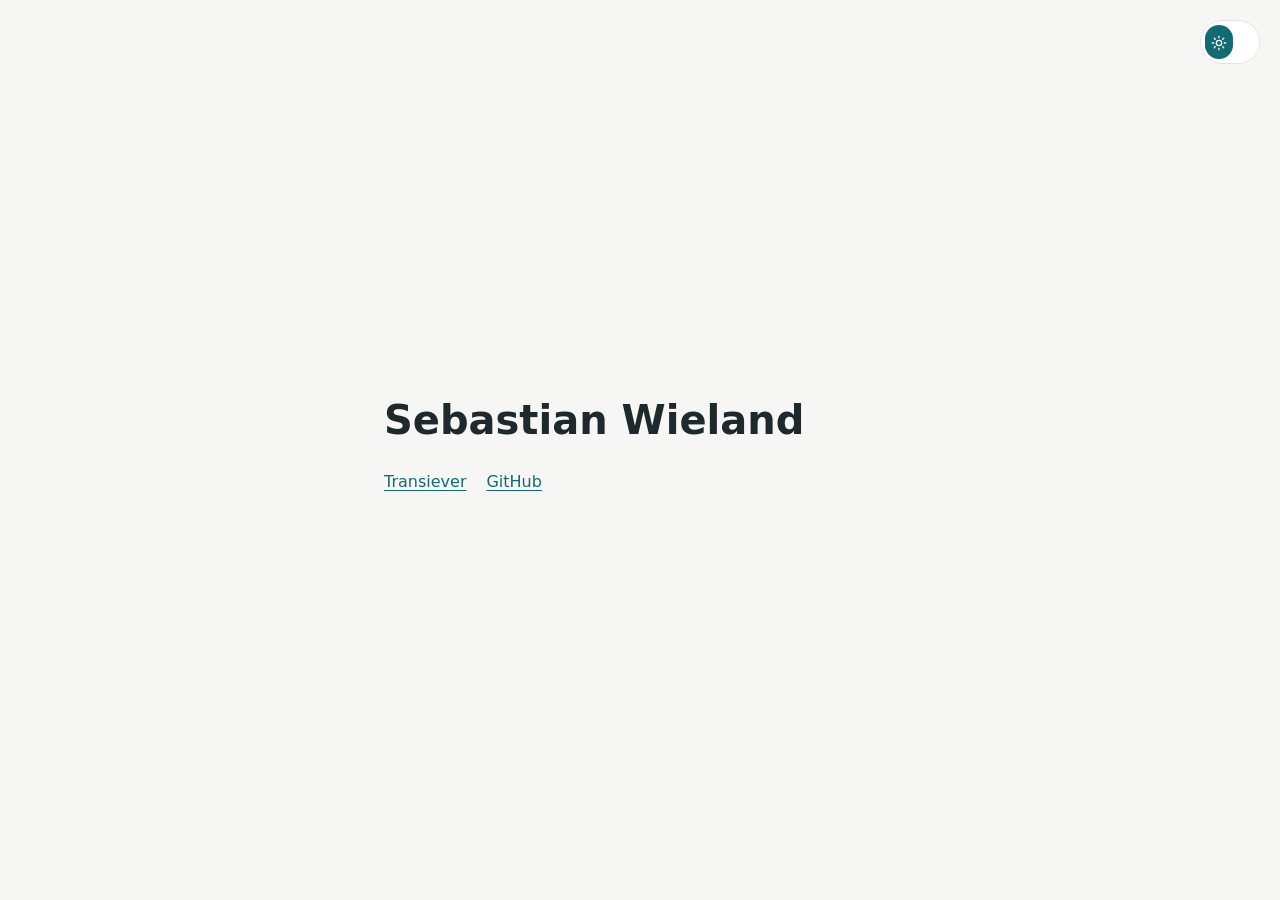
<file: index.html>
<!doctype html>
<html lang="en">
<head>
  <meta charset="utf-8">
  <meta name="viewport" content="width=device-width, initial-scale=1">
  <title>Sebastian Wieland</title>
  <meta name="description" content="Open-source projects by Sebastian Wieland, including Transiever Sieve and ManageSieve tools.">
  <link rel="canonical" href="https://sewieland.github.io/">
  <link rel="icon" href="/assets/favicon.svg" type="image/svg+xml">
  <meta property="og:type" content="website">
  <meta property="og:title" content="Sebastian Wieland">
  <meta property="og:description" content="Open-source projects by Sebastian Wieland, including Transiever Sieve and ManageSieve tools.">
  <meta property="og:url" content="https://sewieland.github.io/">
  <meta property="og:image" content="https://sewieland.github.io/assets/transiever-social.png">
  <meta property="og:image:alt" content="Transiever: Sieve and ManageSieve tools">
  <meta name="twitter:card" content="summary_large_image">
  <script type="application/ld+json">
    {"@context":"https://schema.org","@type":"Person","name":"Sebastian Wieland","url":"https://sewieland.github.io/","sameAs":["https://github.com/SeWieland"]}
  </script>
  <script src="/theme.js"></script>
  <link rel="stylesheet" href="/styles.css">
</head>
<body class="home">
  <main class="home-page">
    <button class="theme-toggle home-theme-toggle" type="button" aria-label="Dark mode" aria-pressed="false" hidden>
      <svg class="theme-icon theme-icon-sun" aria-hidden="true" viewBox="0 0 24 24" fill="none" stroke="currentColor" stroke-width="2" stroke-linecap="round">
        <circle cx="12" cy="12" r="4"></circle>
        <path d="M12 2v2M12 20v2M4.93 4.93l1.41 1.41M17.66 17.66l1.41 1.41M2 12h2M20 12h2M4.93 19.07l1.41-1.41M17.66 6.34l1.41-1.41"></path>
      </svg>
      <svg class="theme-icon theme-icon-moon" aria-hidden="true" viewBox="0 0 24 24" fill="none" stroke="currentColor" stroke-width="2" stroke-linecap="round">
        <path d="M20.5 14.5A8.5 8.5 0 0 1 9.5 3.5 8.5 8.5 0 1 0 20.5 14.5Z"></path>
      </svg>
    </button>
    <h1>Sebastian Wieland</h1>
    <nav aria-label="Projects and profiles">
      <a href="/transiever/">Transiever</a>
      <a href="https://github.com/SeWieland">GitHub</a>
    </nav>
  </main>
</body>
</html>
</file>
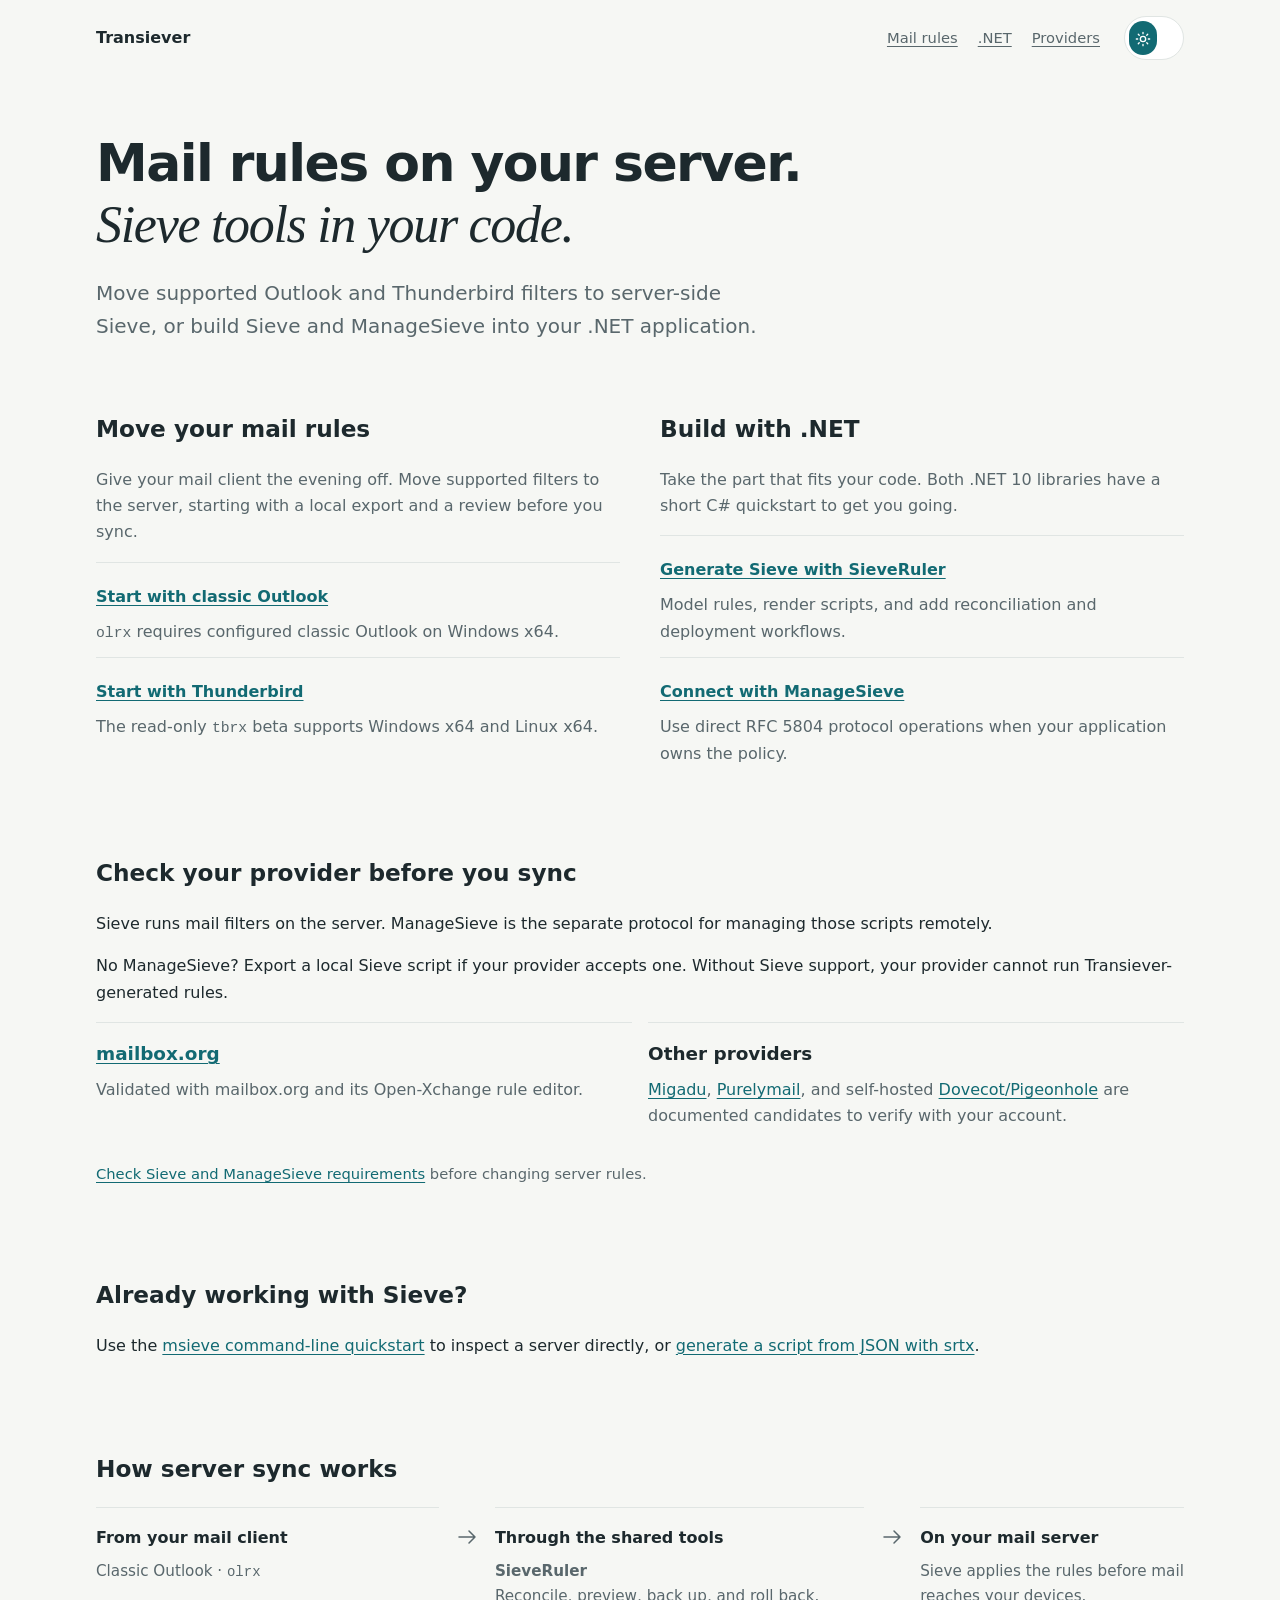
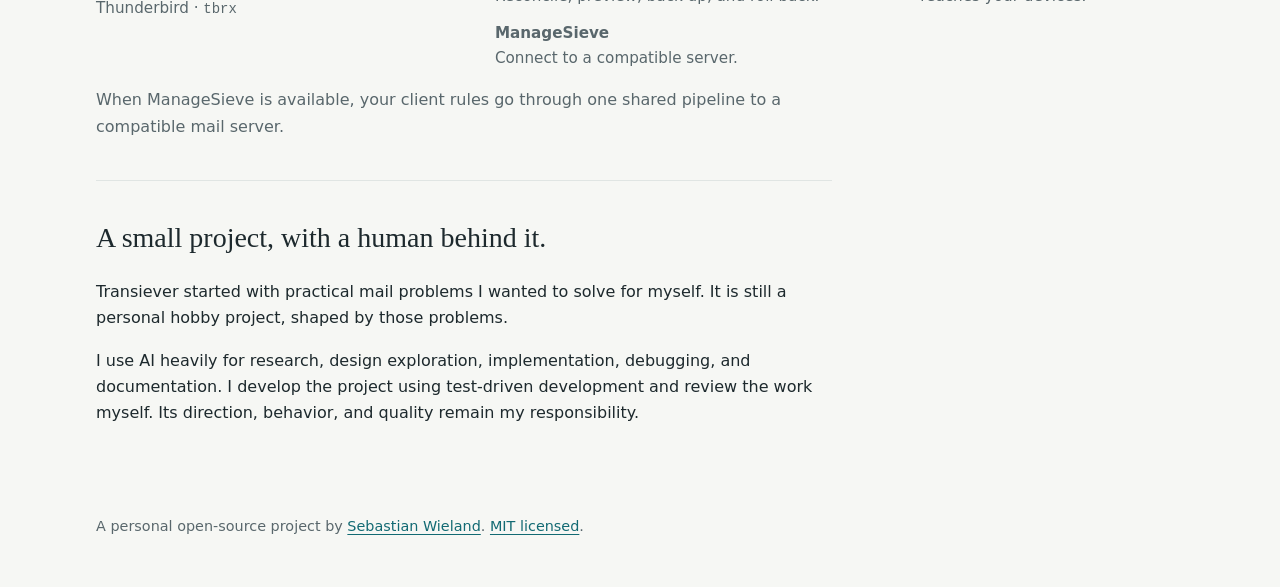
<file: transiever/index.html>
<!doctype html>
<html lang="en">
<head>
  <meta charset="utf-8">
  <meta name="viewport" content="width=device-width, initial-scale=1">
  <title>Sieve &amp; ManageSieve Tools for Outlook, Thunderbird, and .NET | Transiever</title>
  <meta name="description" content="Convert supported Outlook and Thunderbird filters to server-side Sieve, manage scripts with RFC 5804 ManageSieve, or integrate with .NET.">
  <link rel="canonical" href="https://sewieland.github.io/transiever/">
  <link rel="icon" href="/assets/favicon.svg" type="image/svg+xml">
  <meta property="og:type" content="website">
  <meta property="og:site_name" content="Transiever">
  <meta property="og:title" content="Sieve &amp; ManageSieve Tools for Outlook, Thunderbird, and .NET">
  <meta property="og:description" content="Convert supported Outlook and Thunderbird filters to server-side Sieve, manage scripts with RFC 5804 ManageSieve, or integrate with .NET.">
  <meta property="og:url" content="https://sewieland.github.io/transiever/">
  <meta property="og:image" content="https://sewieland.github.io/assets/transiever-social.png">
  <meta property="og:image:alt" content="Transiever: Sieve and ManageSieve tools for Outlook, Thunderbird, and .NET">
  <meta name="twitter:card" content="summary_large_image">
  <script type="application/ld+json">
    {"@context":"https://schema.org","@graph":[{"@type":"WebSite","@id":"https://sewieland.github.io/transiever/#website","name":"Transiever","url":"https://sewieland.github.io/transiever/","publisher":{"@type":"Person","name":"Sebastian Wieland","url":"https://sewieland.github.io/"}},{"@type":"CollectionPage","@id":"https://sewieland.github.io/transiever/#webpage","url":"https://sewieland.github.io/transiever/","name":"Sieve and ManageSieve tools for Outlook, Thunderbird, and .NET","description":"Transiever tools for Sieve generation, ManageSieve operations, and mail-rule migration.","isPartOf":{"@id":"https://sewieland.github.io/transiever/#website"}},{"@type":"ItemList","name":"Transiever tools","itemListElement":[{"@type":"ListItem","position":1,"item":{"@type":"SoftwareSourceCode","name":"Transiever.OutlookResiever","codeRepository":"https://github.com/SeWieland/Transiever.OutlookResiever","programmingLanguage":"C#"}},{"@type":"ListItem","position":2,"item":{"@type":"SoftwareSourceCode","name":"Transiever.ThunderbirdResiever","codeRepository":"https://github.com/SeWieland/Transiever.ThunderbirdResiever","programmingLanguage":"C#"}},{"@type":"ListItem","position":3,"item":{"@type":"SoftwareSourceCode","name":"Transiever.SieveRuler","codeRepository":"https://github.com/SeWieland/Transiever.SieveRuler","programmingLanguage":"C#"}},{"@type":"ListItem","position":4,"item":{"@type":"SoftwareSourceCode","name":"Transiever.ManageSieve","codeRepository":"https://github.com/SeWieland/Transiever.ManageSieve","programmingLanguage":"C#"}}]}]}
  </script>
  <script src="/theme.js"></script>
  <link rel="stylesheet" href="/styles.css">
  <script defer src="/copy-code.js"></script>
</head>
<body>
  <a class="skip-link" href="#main-content">Skip to content</a>
  <div class="page-shell">
    <header class="site-header">
      <a class="wordmark" href="/transiever/">Transiever</a>
      <nav class="site-nav" aria-label="Transiever guides">
        <a href="#workflows">Mail rules</a>
        <a href="#dotnet">.NET</a>
        <a href="/transiever/sieve-providers/">Providers</a>
      </nav>
      <div class="header-utilities">
        <button class="theme-toggle" type="button" aria-label="Dark mode" aria-pressed="false" hidden>
          <svg class="theme-icon theme-icon-sun" aria-hidden="true" viewBox="0 0 24 24" fill="none" stroke="currentColor" stroke-width="2" stroke-linecap="round">
            <circle cx="12" cy="12" r="4"></circle>
            <path d="M12 2v2M12 20v2M4.93 4.93l1.41 1.41M17.66 17.66l1.41 1.41M2 12h2M20 12h2M4.93 19.07l1.41-1.41M17.66 6.34l1.41-1.41"></path>
          </svg>
          <svg class="theme-icon theme-icon-moon" aria-hidden="true" viewBox="0 0 24 24" fill="none" stroke="currentColor" stroke-width="2" stroke-linecap="round">
            <path d="M20.5 14.5A8.5 8.5 0 0 1 9.5 3.5 8.5 8.5 0 1 0 20.5 14.5Z"></path>
          </svg>
        </button>
      </div>
    </header>

    <main id="main-content" tabindex="-1">

      <section class="hero" aria-labelledby="hero-heading">
        <h1 id="hero-heading">Mail rules on your server. <em>Sieve tools in your code.</em></h1>
        <p>Move supported Outlook and Thunderbird filters to server-side Sieve, or build Sieve and ManageSieve into your .NET application.</p>
      </section>

      <div class="audience-grid">
        <section class="audience-path" id="workflows" aria-labelledby="workflows-heading">
          <h2 id="workflows-heading">Move your mail rules</h2>
          <p>Give your mail client the evening off. Move supported filters to the server, starting with a local export and a review before you sync.</p>
          <ul class="path-links">
            <li><a href="/transiever/outlook-rules-to-sieve/">Start with classic Outlook</a><p><code>olrx</code> requires configured classic Outlook on Windows x64.</p></li>
            <li><a href="/transiever/thunderbird-filters-to-sieve/">Start with Thunderbird</a><p>The read-only <code>tbrx</code> beta supports Windows x64 and Linux x64.</p></li>
          </ul>
        </section>
        <section class="audience-path" id="dotnet" aria-labelledby="dotnet-heading">
          <h2 id="dotnet-heading">Build with .NET</h2>
          <p>Take the part that fits your code. Both .NET 10 libraries have a short C# quickstart to get you going.</p>
          <ul class="path-links">
            <li><a href="/transiever/dotnet-sieve-rules/">Generate Sieve with SieveRuler</a><p>Model rules, render scripts, and add reconciliation and deployment workflows.</p></li>
            <li><a href="/transiever/dotnet-managesieve-client/">Connect with ManageSieve</a><p>Use direct RFC 5804 protocol operations when your application owns the policy.</p></li>
          </ul>
        </section>
      </div>

      <section aria-labelledby="provider-heading">
        <h2 id="provider-heading">Check your provider before you sync</h2>
        <p>Sieve runs mail filters on the server. ManageSieve is the separate protocol for managing those scripts remotely.</p>
        <p>No ManageSieve? Export a local Sieve script if your provider accepts one. Without Sieve support, your provider cannot run Transiever-generated rules.</p>
        <div class="tool-grid">
          <article class="tool">
            <h3><a href="https://kb.mailbox.org/en/private/e-mail/can-i-use-sieve-mail-filtering/">mailbox.org</a></h3>
            <p>Validated with mailbox.org and its Open-Xchange rule editor.</p>
          </article>
          <article class="tool">
            <h3>Other providers</h3>
            <p><a href="https://migadu.com/">Migadu</a>, <a href="https://purelymail.com/docs/setup/technical">Purelymail</a>, and self-hosted <a href="https://doc.dovecot.org/2.4.0/core/config/sieve/managesieve.html">Dovecot/Pigeonhole</a> are documented candidates to verify with your account.</p>
          </article>
        </div>
        <p class="note"><a href="/transiever/sieve-providers/">Check Sieve and ManageSieve requirements</a> before changing server rules.</p>
      </section>

      <section aria-labelledby="direct-heading">
        <h2 id="direct-heading">Already working with Sieve?</h2>
        <p>Use the <a href="/transiever/managesieve-cli/">msieve command-line quickstart</a> to inspect a server directly, or <a href="/transiever/dotnet-sieve-rules/#cli">generate a script from JSON with srtx</a>.</p>
      </section>

      <section class="relationship" aria-labelledby="relationship-heading">
        <h2 id="relationship-heading">How server sync works</h2>
        <div class="pipeline">
          <div class="pipeline-stage">
            <h3>From your mail client</h3>
            <p>Classic Outlook · <code>olrx</code></p>
            <p>Thunderbird · <code>tbrx</code></p>
          </div>
          <svg class="flow-arrow" aria-hidden="true" viewBox="0 0 24 24" fill="none" stroke="currentColor" stroke-width="1.5" stroke-linecap="round" stroke-linejoin="round"><path d="M4 12h16m-6-6 6 6-6 6"></path></svg>
          <div class="pipeline-stage">
            <h3>Through the shared tools</h3>
            <p><strong>SieveRuler</strong><br>Reconcile, preview, back up, and roll back.</p>
            <p><strong>ManageSieve</strong><br>Connect to a compatible server.</p>
          </div>
          <svg class="flow-arrow" aria-hidden="true" viewBox="0 0 24 24" fill="none" stroke="currentColor" stroke-width="1.5" stroke-linecap="round" stroke-linejoin="round"><path d="M4 12h16m-6-6 6 6-6 6"></path></svg>
          <div class="pipeline-stage">
            <h3>On your mail server</h3>
            <p>Sieve applies the rules before mail reaches your devices.</p>
          </div>
        </div>
        <p>
          When ManageSieve is available, your client rules go through one shared pipeline to a compatible mail server.
        </p>
      </section>

      <section class="project-note" aria-labelledby="ai-usage-heading">
        <h2 id="ai-usage-heading">A small project, with a human behind it.</h2>
        <p>Transiever started with practical mail problems I wanted to solve for myself. It is still a personal hobby project, shaped by those problems.</p>
        <p>I use AI heavily for research, design exploration, implementation, debugging, and documentation. I develop the project using test-driven development and review the work myself. Its direction, behavior, and quality remain my responsibility.</p>
      </section>
    </main>

    <footer>
      A personal open-source project by
      <a href="/">Sebastian Wieland</a>.
      <a href="https://github.com/SeWieland/Transiever.SieveRuler/blob/main/LICENSE">MIT licensed</a>.
    </footer>
  </div>
</body>
</html>
</file>
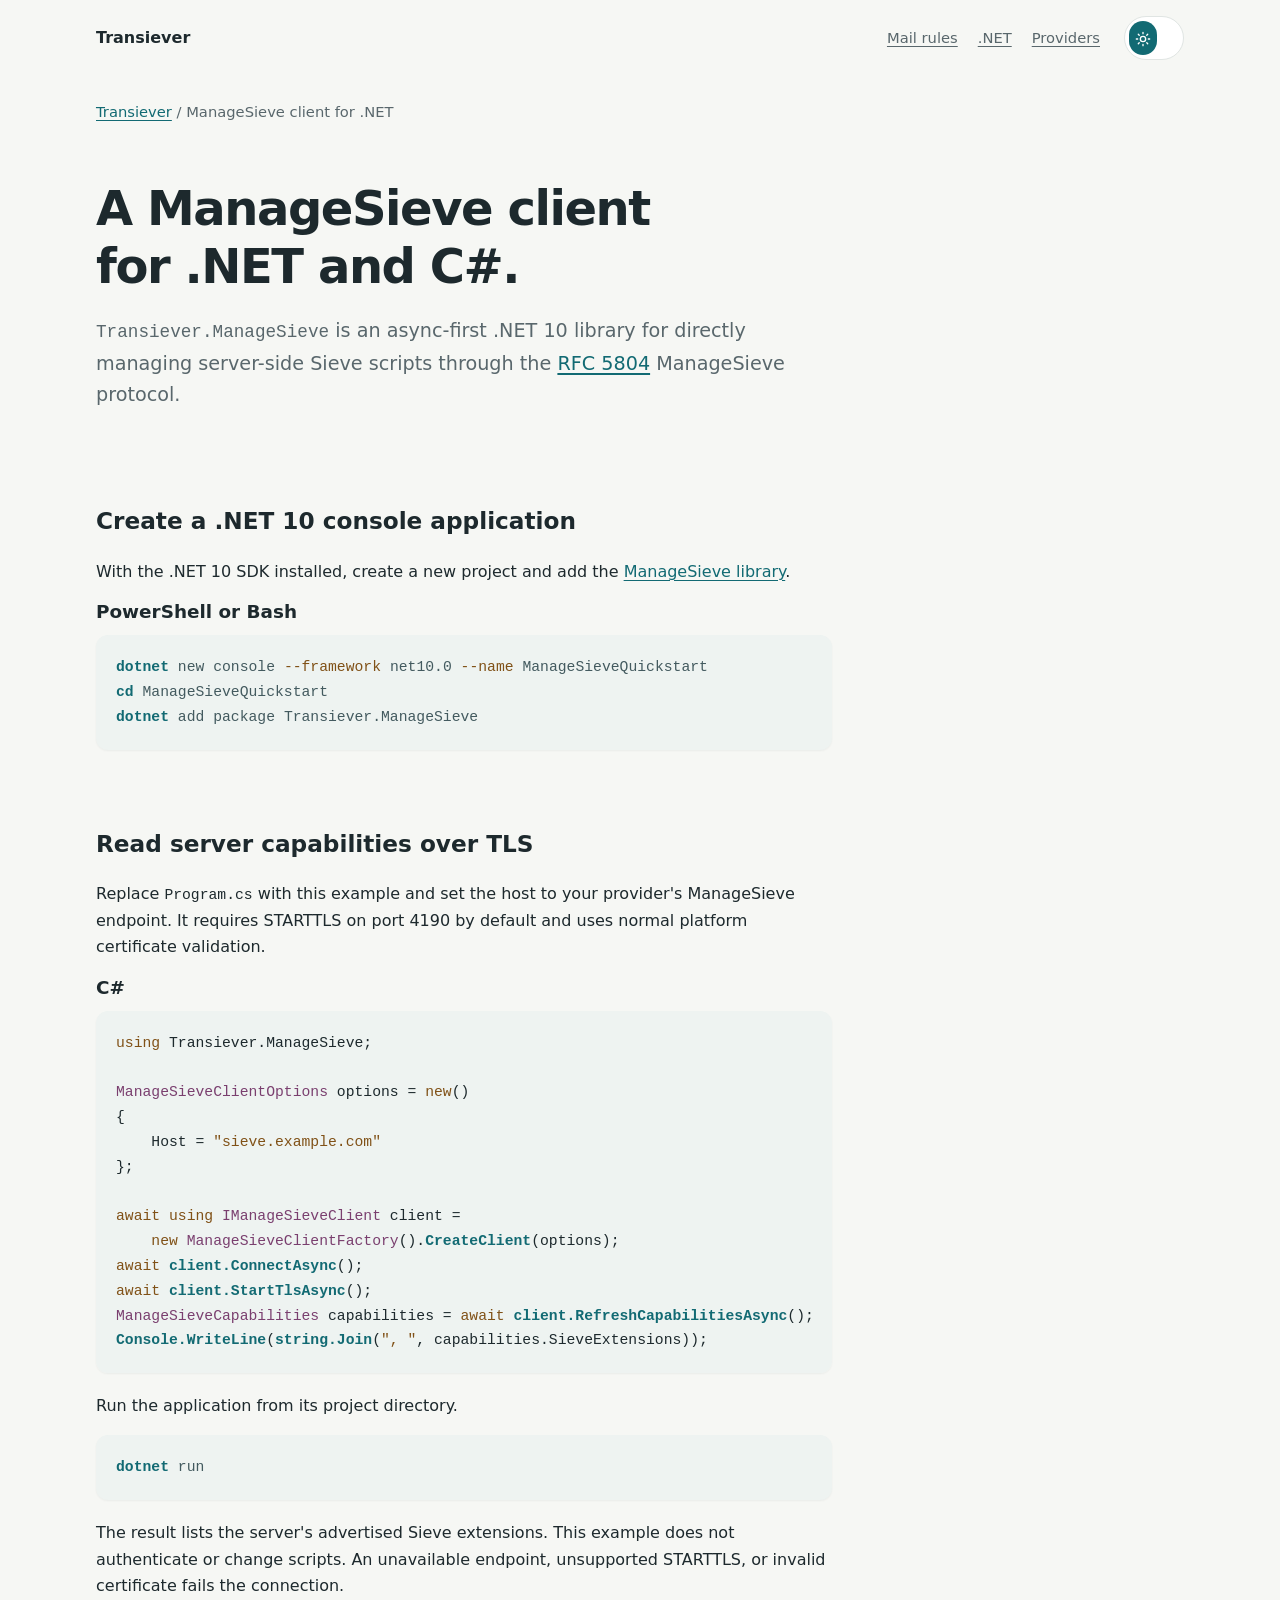
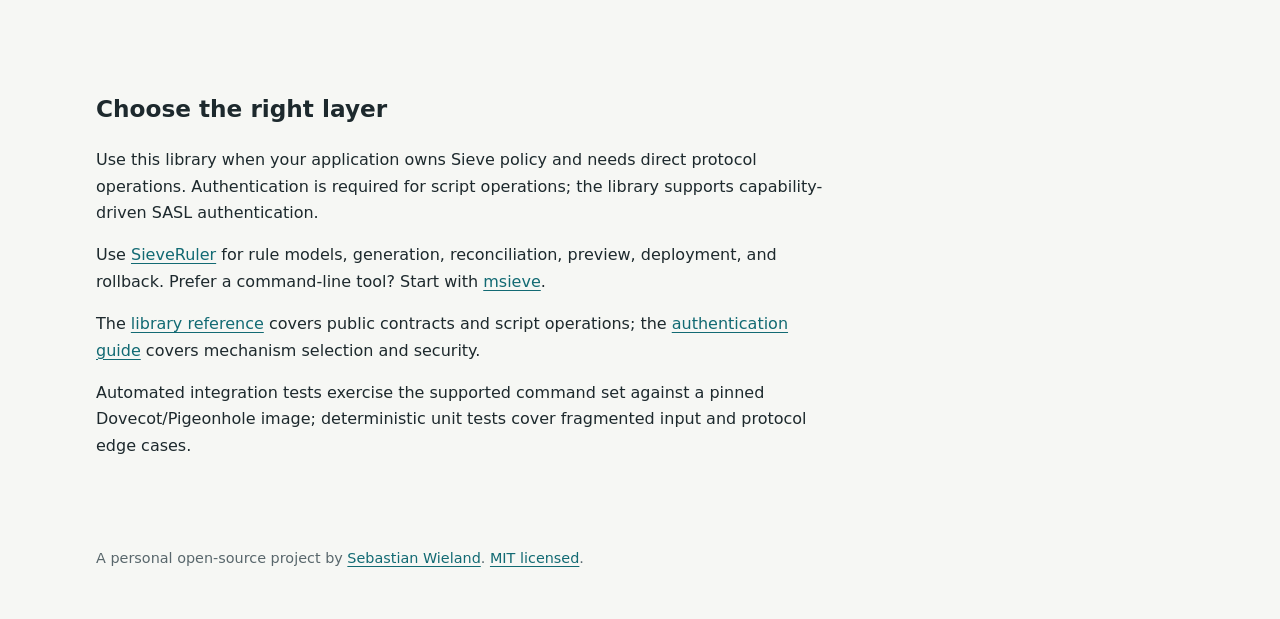
<file: transiever/dotnet-managesieve-client/index.html>
<!doctype html>
<html lang="en">
<head>
  <meta charset="utf-8">
  <meta name="viewport" content="width=device-width, initial-scale=1">
  <title>ManageSieve Client for .NET and C# | Transiever</title>
  <meta name="description" content="Use Transiever.ManageSieve, an async .NET 10 client library for RFC 5804 ManageSieve and secure server-side Sieve script operations.">
  <link rel="canonical" href="https://sewieland.github.io/transiever/dotnet-managesieve-client/">
  <link rel="icon" href="/assets/favicon.svg" type="image/svg+xml">
  <meta property="og:type" content="website">
  <meta property="og:site_name" content="Transiever">
  <meta property="og:title" content="ManageSieve Client for .NET and C#">
  <meta property="og:description" content="An async .NET client library for RFC 5804 ManageSieve and server-side Sieve scripts.">
  <meta property="og:url" content="https://sewieland.github.io/transiever/dotnet-managesieve-client/">
  <meta property="og:image" content="https://sewieland.github.io/assets/transiever-social.png">
  <meta property="og:image:alt" content="Transiever: Sieve and ManageSieve tools">
  <meta name="twitter:card" content="summary_large_image">
  <script type="application/ld+json">
    {"@context":"https://schema.org","@graph":[{"@type":"WebPage","@id":"https://sewieland.github.io/transiever/dotnet-managesieve-client/#webpage","url":"https://sewieland.github.io/transiever/dotnet-managesieve-client/","name":"ManageSieve client for .NET and C#","description":"Transiever.ManageSieve is an async .NET client library for RFC 5804 ManageSieve and secure server-side Sieve operations.","dateModified":"2026-08-05"},{"@type":"BreadcrumbList","itemListElement":[{"@type":"ListItem","position":1,"name":"Transiever","item":"https://sewieland.github.io/transiever/"},{"@type":"ListItem","position":2,"name":"ManageSieve client for .NET","item":"https://sewieland.github.io/transiever/dotnet-managesieve-client/"}]},{"@type":"SoftwareSourceCode","name":"Transiever.ManageSieve","codeRepository":"https://github.com/SeWieland/Transiever.ManageSieve","programmingLanguage":"C#","runtimePlatform":".NET 10"}]}
  </script>
  <script src="/theme.js"></script>
  <link rel="stylesheet" href="/styles.css">
  <script defer src="/copy-code.js"></script>
</head>
<body>
  <a class="skip-link" href="#main-content">Skip to content</a>
  <div class="page-shell">
    <header class="site-header">
      <a class="wordmark" href="/transiever/">Transiever</a>
      <nav class="site-nav" aria-label="Transiever guides">
        <a href="/transiever/#workflows">Mail rules</a>
        <a href="/transiever/#dotnet">.NET</a>
        <a href="/transiever/sieve-providers/">Providers</a>
      </nav>
      <div class="header-utilities">
        <button class="theme-toggle" type="button" aria-label="Dark mode" aria-pressed="false" hidden>
          <svg class="theme-icon theme-icon-sun" aria-hidden="true" viewBox="0 0 24 24" fill="none" stroke="currentColor" stroke-width="2" stroke-linecap="round">
            <circle cx="12" cy="12" r="4"></circle>
            <path d="M12 2v2M12 20v2M4.93 4.93l1.41 1.41M17.66 17.66l1.41 1.41M2 12h2M20 12h2M4.93 19.07l1.41-1.41M17.66 6.34l1.41-1.41"></path>
          </svg>
          <svg class="theme-icon theme-icon-moon" aria-hidden="true" viewBox="0 0 24 24" fill="none" stroke="currentColor" stroke-width="2" stroke-linecap="round">
            <path d="M20.5 14.5A8.5 8.5 0 0 1 9.5 3.5 8.5 8.5 0 1 0 20.5 14.5Z"></path>
          </svg>
        </button>
      </div>
    </header>

    <main id="main-content" tabindex="-1">
      <nav class="breadcrumb" aria-label="Breadcrumb"><a href="/transiever/">Transiever</a> / ManageSieve client for .NET</nav>
      <section class="guide-hero" aria-labelledby="hero-heading">
        <h1 id="hero-heading">A ManageSieve client for .NET and C#.</h1>
        <p><code>Transiever.ManageSieve</code> is an async-first .NET 10 library for directly managing server-side Sieve scripts through the <a href="https://www.rfc-editor.org/info/rfc5804/">RFC 5804</a> ManageSieve protocol.</p>
      </section>


      <section class="guide-content" aria-labelledby="install-heading">
        <h2 id="install-heading">Create a .NET 10 console application</h2>
        <p>With the .NET 10 SDK installed, create a new project and add the <a href="https://www.nuget.org/packages/Transiever.ManageSieve">ManageSieve library</a>.</p>
        <h3>PowerShell or Bash</h3>
        <pre tabindex="0"><code class="language-shell"><span class="syntax-command">dotnet</span> <span class="syntax-value">new</span> <span class="syntax-value">console</span> <span class="syntax-flag">--framework</span> <span class="syntax-value">net10.0</span> <span class="syntax-flag">--name</span> <span class="syntax-value">ManageSieveQuickstart</span>
<span class="syntax-command">cd</span> <span class="syntax-value">ManageSieveQuickstart</span>
<span class="syntax-command">dotnet</span> <span class="syntax-value">add</span> <span class="syntax-value">package</span> <span class="syntax-value">Transiever.ManageSieve</span></code></pre>
      </section>
      <section class="guide-content" aria-labelledby="use-heading">
        <h2 id="use-heading">Read server capabilities over TLS</h2>
        <p>Replace <code>Program.cs</code> with this example and set the host to your provider's ManageSieve endpoint. It requires STARTTLS on port 4190 by default and uses normal platform certificate validation.</p>
        <h3>C#</h3>
        <pre tabindex="0"><code class="language-csharp"><span class="syntax-keyword">using</span> Transiever.ManageSieve;

<span class="syntax-type">ManageSieveClientOptions</span> options = <span class="syntax-keyword">new</span>()
{
    Host = <span class="syntax-string">"sieve.example.com"</span>
};

<span class="syntax-keyword">await</span> <span class="syntax-keyword">using</span> <span class="syntax-type">IManageSieveClient</span> client =
    <span class="syntax-keyword">new</span> <span class="syntax-type">ManageSieveClientFactory</span>().<span class="syntax-method">CreateClient</span>(options);
<span class="syntax-keyword">await</span> <span class="syntax-method">client.ConnectAsync</span>();
<span class="syntax-keyword">await</span> <span class="syntax-method">client.StartTlsAsync</span>();
<span class="syntax-type">ManageSieveCapabilities</span> capabilities = <span class="syntax-keyword">await</span> <span class="syntax-method">client.RefreshCapabilitiesAsync</span>();
<span class="syntax-method">Console.WriteLine</span>(<span class="syntax-method">string.Join</span>(<span class="syntax-string">", "</span>, capabilities.SieveExtensions));</code></pre>
        <p>Run the application from its project directory.</p>
        <pre tabindex="0"><code class="language-shell"><span class="syntax-command">dotnet</span> <span class="syntax-value">run</span></code></pre>
        <p>The result lists the server's advertised Sieve extensions. This example does not authenticate or change scripts. An unavailable endpoint, unsupported STARTTLS, or invalid certificate fails the connection.</p>
      </section>
      <section class="guide-content" aria-labelledby="fit-heading">
        <h2 id="fit-heading">Choose the right layer</h2>
        <p>Use this library when your application owns Sieve policy and needs direct protocol operations. Authentication is required for script operations; the library supports capability-driven SASL authentication.</p>
        <p>Use <a href="/transiever/dotnet-sieve-rules/">SieveRuler</a> for rule models, generation, reconciliation, preview, deployment, and rollback. Prefer a command-line tool? Start with <a href="/transiever/managesieve-cli/">msieve</a>.</p>
        <p>The <a href="https://github.com/SeWieland/Transiever.ManageSieve/blob/main/src/Transiever.ManageSieve/README.md">library reference</a> covers public contracts and script operations; the <a href="https://github.com/SeWieland/Transiever.ManageSieve/blob/main/docs/authentication.md">authentication guide</a> covers mechanism selection and security.</p>
        <p>Automated integration tests exercise the supported command set against a pinned Dovecot/Pigeonhole image; deterministic unit tests cover fragmented input and protocol edge cases.</p>
      </section>

    </main>

    <footer>A personal open-source project by <a href="/">Sebastian Wieland</a>. <a href="https://github.com/SeWieland/Transiever.SieveRuler/blob/main/LICENSE">MIT licensed</a>.</footer>
  </div>
</body>
</html>
</file>
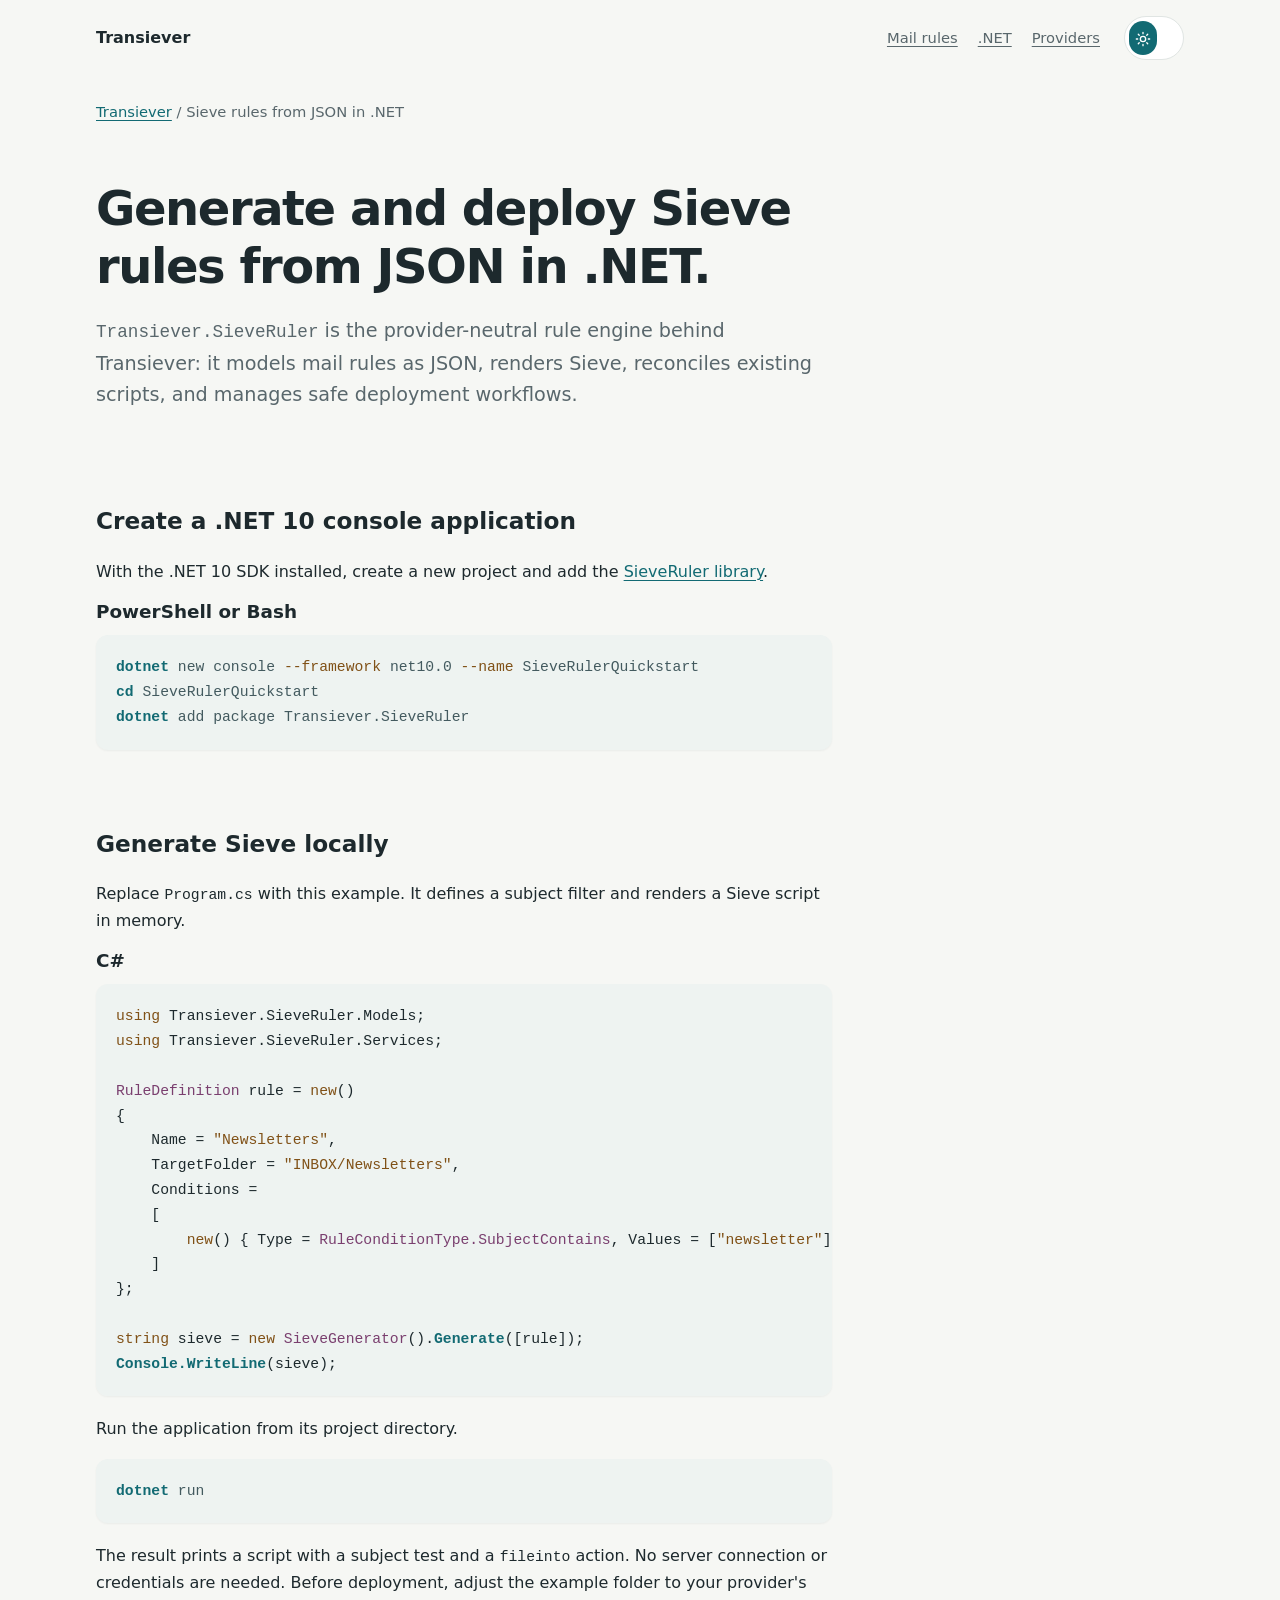
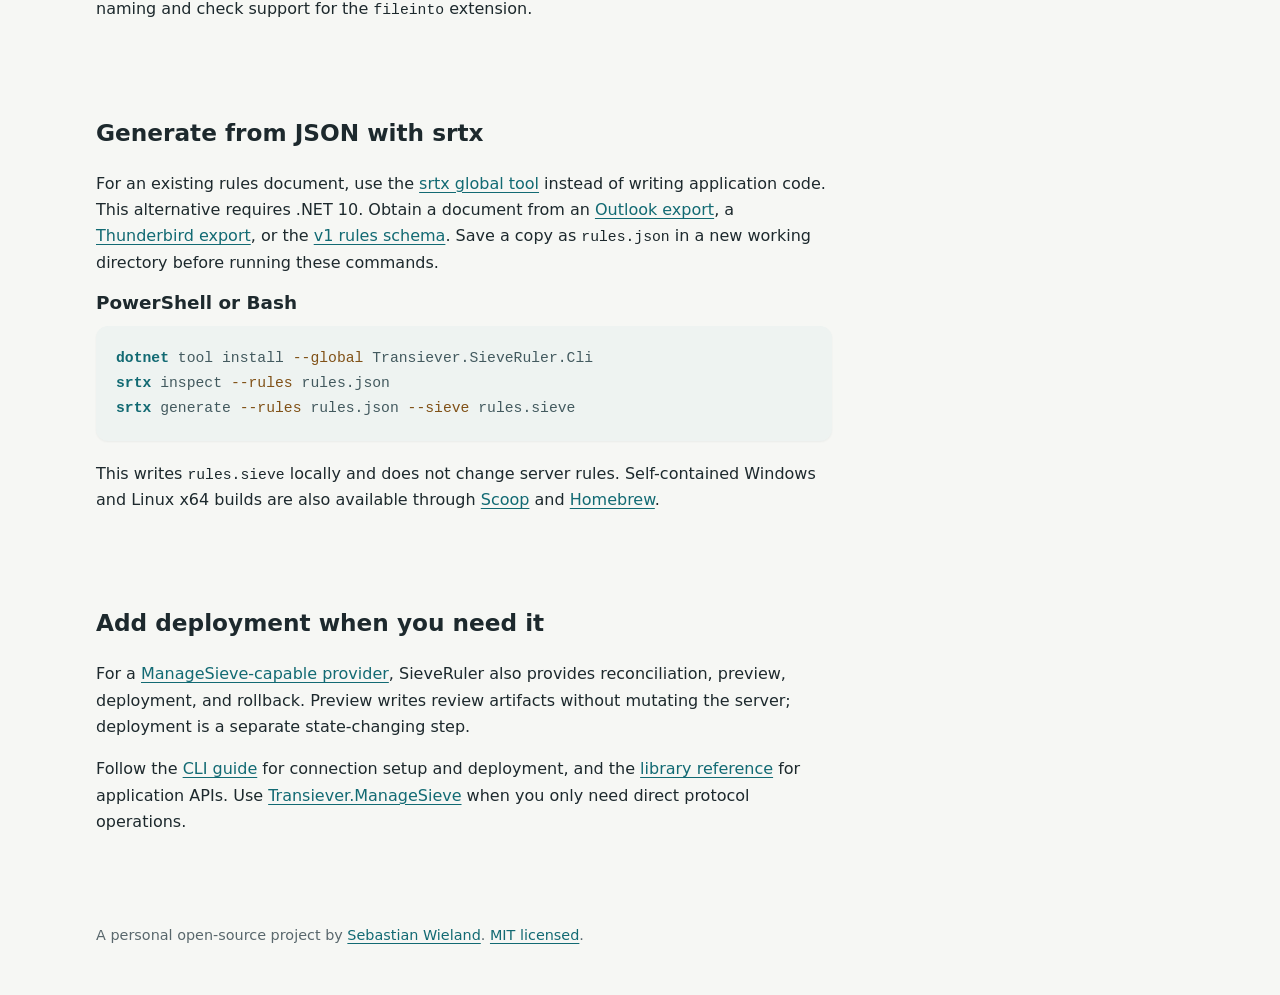
<file: transiever/dotnet-sieve-rules/index.html>
<!doctype html>
<html lang="en">
<head>
  <meta charset="utf-8">
  <meta name="viewport" content="width=device-width, initial-scale=1">
  <title>Generate and Deploy Sieve Rules from JSON in .NET | Transiever</title>
  <meta name="description" content="Use Transiever.SieveRuler and srtx to model JSON mail rules, generate Sieve, reconcile scripts, preview changes, and deploy through ManageSieve.">
  <link rel="canonical" href="https://sewieland.github.io/transiever/dotnet-sieve-rules/">
  <link rel="icon" href="/assets/favicon.svg" type="image/svg+xml">
  <meta property="og:type" content="website">
  <meta property="og:site_name" content="Transiever">
  <meta property="og:title" content="Generate and Deploy Sieve Rules from JSON in .NET">
  <meta property="og:description" content="Model JSON mail rules, generate Sieve, reconcile scripts, preview changes, and deploy through ManageSieve.">
  <meta property="og:url" content="https://sewieland.github.io/transiever/dotnet-sieve-rules/">
  <meta property="og:image" content="https://sewieland.github.io/assets/transiever-social.png">
  <meta property="og:image:alt" content="Transiever: Sieve and ManageSieve tools">
  <meta name="twitter:card" content="summary_large_image">
  <script type="application/ld+json">
    {"@context":"https://schema.org","@graph":[{"@type":"WebPage","@id":"https://sewieland.github.io/transiever/dotnet-sieve-rules/#webpage","url":"https://sewieland.github.io/transiever/dotnet-sieve-rules/","name":"Generate and deploy Sieve rules from JSON in .NET","description":"Transiever.SieveRuler provides provider-neutral JSON rule models, Sieve generation, reconciliation, preview, and ManageSieve deployment."},{"@type":"BreadcrumbList","itemListElement":[{"@type":"ListItem","position":1,"name":"Transiever","item":"https://sewieland.github.io/transiever/"},{"@type":"ListItem","position":2,"name":"Sieve rules from JSON in .NET","item":"https://sewieland.github.io/transiever/dotnet-sieve-rules/"}]},{"@type":"SoftwareSourceCode","name":"Transiever.SieveRuler","codeRepository":"https://github.com/SeWieland/Transiever.SieveRuler","programmingLanguage":"C#","runtimePlatform":".NET 10"}]}
  </script>
  <script src="/theme.js"></script>
  <link rel="stylesheet" href="/styles.css">
  <script defer src="/copy-code.js"></script>
</head>
<body>
  <a class="skip-link" href="#main-content">Skip to content</a>
  <div class="page-shell">
    <header class="site-header">
      <a class="wordmark" href="/transiever/">Transiever</a>
      <nav class="site-nav" aria-label="Transiever guides">
        <a href="/transiever/#workflows">Mail rules</a>
        <a href="/transiever/#dotnet">.NET</a>
        <a href="/transiever/sieve-providers/">Providers</a>
      </nav>
      <div class="header-utilities">
        <button class="theme-toggle" type="button" aria-label="Dark mode" aria-pressed="false" hidden>
          <svg class="theme-icon theme-icon-sun" aria-hidden="true" viewBox="0 0 24 24" fill="none" stroke="currentColor" stroke-width="2" stroke-linecap="round">
            <circle cx="12" cy="12" r="4"></circle>
            <path d="M12 2v2M12 20v2M4.93 4.93l1.41 1.41M17.66 17.66l1.41 1.41M2 12h2M20 12h2M4.93 19.07l1.41-1.41M17.66 6.34l1.41-1.41"></path>
          </svg>
          <svg class="theme-icon theme-icon-moon" aria-hidden="true" viewBox="0 0 24 24" fill="none" stroke="currentColor" stroke-width="2" stroke-linecap="round">
            <path d="M20.5 14.5A8.5 8.5 0 0 1 9.5 3.5 8.5 8.5 0 1 0 20.5 14.5Z"></path>
          </svg>
        </button>
      </div>
    </header>

    <main id="main-content" tabindex="-1">
      <nav class="breadcrumb" aria-label="Breadcrumb"><a href="/transiever/">Transiever</a> / Sieve rules from JSON in .NET</nav>
      <section class="guide-hero" aria-labelledby="hero-heading">
        <h1 id="hero-heading">Generate and deploy Sieve rules from JSON in .NET.</h1>
        <p><code>Transiever.SieveRuler</code> is the provider-neutral rule engine behind Transiever: it models mail rules as JSON, renders Sieve, reconciles existing scripts, and manages safe deployment workflows.</p>
      </section>


      <section class="guide-content" aria-labelledby="install-heading">
        <h2 id="install-heading">Create a .NET 10 console application</h2>
        <p>With the .NET 10 SDK installed, create a new project and add the <a href="https://www.nuget.org/packages/Transiever.SieveRuler">SieveRuler library</a>.</p>
        <h3>PowerShell or Bash</h3>
        <pre tabindex="0"><code class="language-shell"><span class="syntax-command">dotnet</span> <span class="syntax-value">new</span> <span class="syntax-value">console</span> <span class="syntax-flag">--framework</span> <span class="syntax-value">net10.0</span> <span class="syntax-flag">--name</span> <span class="syntax-value">SieveRulerQuickstart</span>
<span class="syntax-command">cd</span> <span class="syntax-value">SieveRulerQuickstart</span>
<span class="syntax-command">dotnet</span> <span class="syntax-value">add</span> <span class="syntax-value">package</span> <span class="syntax-value">Transiever.SieveRuler</span></code></pre>
      </section>
      <section class="guide-content" aria-labelledby="workflow-heading">
        <h2 id="workflow-heading">Generate Sieve locally</h2>
        <p>Replace <code>Program.cs</code> with this example. It defines a subject filter and renders a Sieve script in memory.</p>
        <h3>C#</h3>
        <pre tabindex="0"><code class="language-csharp"><span class="syntax-keyword">using</span> Transiever.SieveRuler.Models;
<span class="syntax-keyword">using</span> Transiever.SieveRuler.Services;

<span class="syntax-type">RuleDefinition</span> rule = <span class="syntax-keyword">new</span>()
{
    Name = <span class="syntax-string">"Newsletters"</span>,
    TargetFolder = <span class="syntax-string">"INBOX/Newsletters"</span>,
    Conditions =
    [
        <span class="syntax-keyword">new</span>() { Type = <span class="syntax-type">RuleConditionType.SubjectContains</span>, Values = [<span class="syntax-string">"newsletter"</span>] }
    ]
};

<span class="syntax-keyword">string</span> sieve = <span class="syntax-keyword">new</span> <span class="syntax-type">SieveGenerator</span>().<span class="syntax-method">Generate</span>([rule]);
<span class="syntax-method">Console.WriteLine</span>(sieve);</code></pre>
        <p>Run the application from its project directory.</p>
        <pre tabindex="0"><code class="language-shell"><span class="syntax-command">dotnet</span> <span class="syntax-value">run</span></code></pre>
        <p>The result prints a script with a subject test and a <code>fileinto</code> action. No server connection or credentials are needed. Before deployment, adjust the example folder to your provider's naming and check support for the <code>fileinto</code> extension.</p>
      </section>
      <section class="guide-content" id="cli" aria-labelledby="cli-heading">
        <h2 id="cli-heading">Generate from JSON with srtx</h2>
        <p>For an existing rules document, use the <a href="https://www.nuget.org/packages/Transiever.SieveRuler.Cli">srtx global tool</a> instead of writing application code. This alternative requires .NET 10. Obtain a document from an <a href="/transiever/outlook-rules-to-sieve/">Outlook export</a>, a <a href="/transiever/thunderbird-filters-to-sieve/">Thunderbird export</a>, or the <a href="https://github.com/SeWieland/Transiever.SieveRuler/blob/main/schemas/sieveruler.rules.schema.json">v1 rules schema</a>. Save a copy as <code>rules.json</code> in a new working directory before running these commands.</p>
        <h3>PowerShell or Bash</h3>
        <pre tabindex="0"><code class="language-shell"><span class="syntax-command">dotnet</span> <span class="syntax-value">tool</span> <span class="syntax-value">install</span> <span class="syntax-flag">--global</span> <span class="syntax-value">Transiever.SieveRuler.Cli</span>
<span class="syntax-command">srtx</span> <span class="syntax-value">inspect</span> <span class="syntax-flag">--rules</span> <span class="syntax-value">rules.json</span>
<span class="syntax-command">srtx</span> <span class="syntax-value">generate</span> <span class="syntax-flag">--rules</span> <span class="syntax-value">rules.json</span> <span class="syntax-flag">--sieve</span> <span class="syntax-value">rules.sieve</span></code></pre>
        <p>This writes <code>rules.sieve</code> locally and does not change server rules. Self-contained Windows and Linux x64 builds are also available through <a href="https://github.com/SeWieland/Transiever.ScoopBucket">Scoop</a> and <a href="https://github.com/SeWieland/homebrew-transiever">Homebrew</a>.</p>
      </section>
      <section class="guide-content" aria-labelledby="fit-heading">
        <h2 id="fit-heading">Add deployment when you need it</h2>
        <p>For a <a href="/transiever/sieve-providers/">ManageSieve-capable provider</a>, SieveRuler also provides reconciliation, preview, deployment, and rollback. Preview writes review artifacts without mutating the server; deployment is a separate state-changing step.</p>
        <p>Follow the <a href="https://github.com/SeWieland/Transiever.SieveRuler/blob/main/src/Transiever.SieveRuler.Cli/README.md">CLI guide</a> for connection setup and deployment, and the <a href="https://github.com/SeWieland/Transiever.SieveRuler/blob/main/src/Transiever.SieveRuler/README.md">library reference</a> for application APIs. Use <a href="/transiever/dotnet-managesieve-client/">Transiever.ManageSieve</a> when you only need direct protocol operations.</p>
      </section>

    </main>

    <footer>A personal open-source project by <a href="/">Sebastian Wieland</a>. <a href="https://github.com/SeWieland/Transiever.SieveRuler/blob/main/LICENSE">MIT licensed</a>.</footer>
  </div>
</body>
</html>
</file>
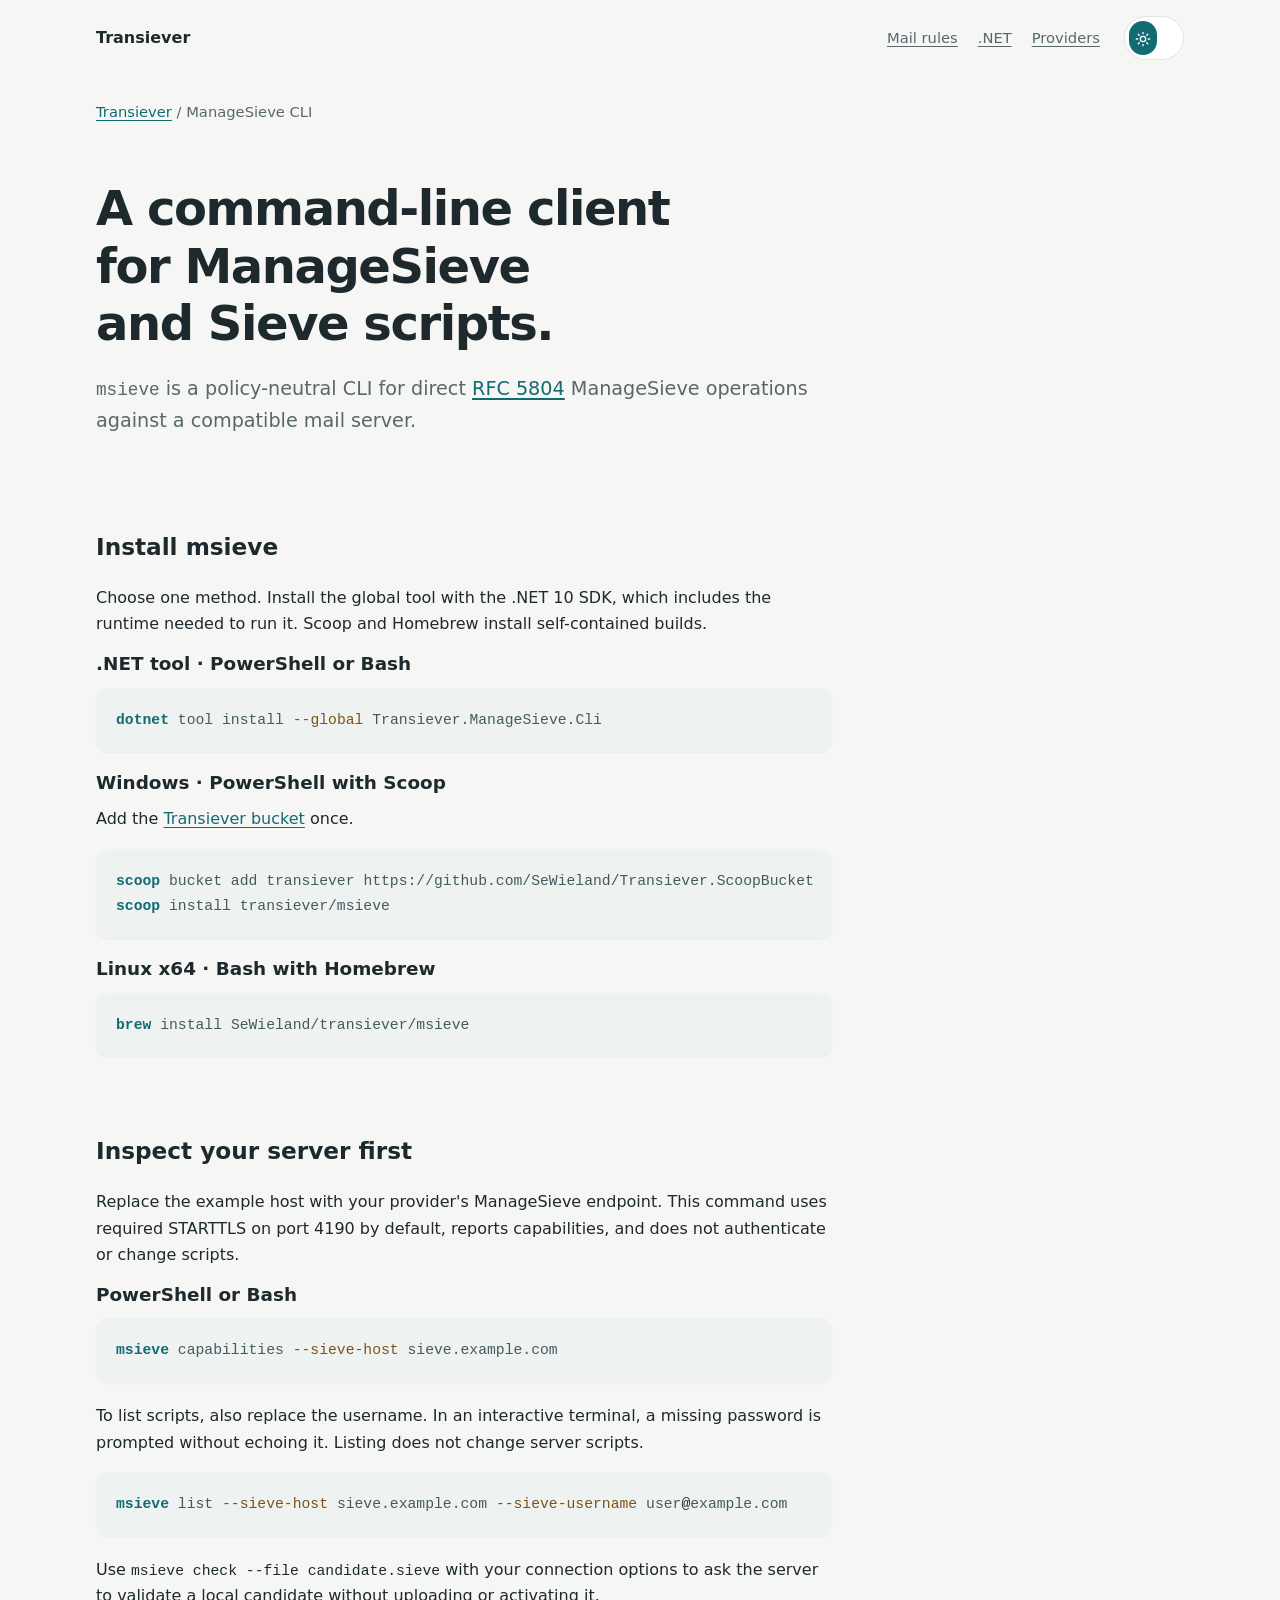
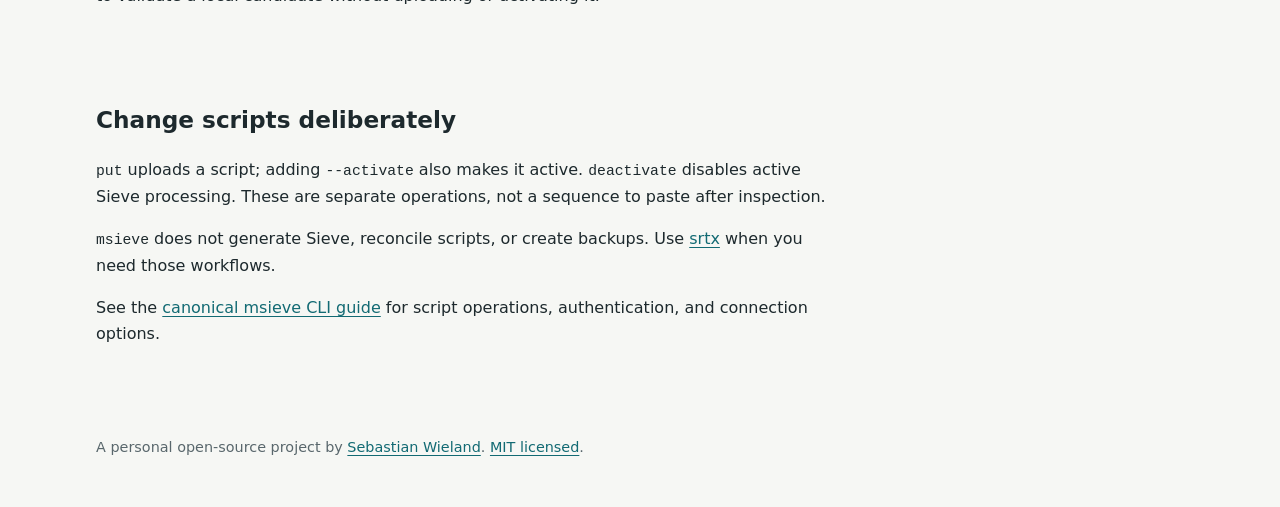
<file: transiever/managesieve-cli/index.html>
<!doctype html>
<html lang="en">
<head>
  <meta charset="utf-8">
  <meta name="viewport" content="width=device-width, initial-scale=1">
  <title>ManageSieve Command-Line Client for Sieve Scripts | Transiever</title>
  <meta name="description" content="Use msieve, a cross-platform ManageSieve command-line client, to list, download, validate, upload, activate, deactivate, and delete Sieve scripts.">
  <link rel="canonical" href="https://sewieland.github.io/transiever/managesieve-cli/">
  <link rel="icon" href="/assets/favicon.svg" type="image/svg+xml">
  <meta property="og:type" content="website">
  <meta property="og:site_name" content="Transiever">
  <meta property="og:title" content="ManageSieve Command-Line Client for Sieve Scripts">
  <meta property="og:description" content="Use msieve to inspect and manage server-side Sieve scripts through ManageSieve.">
  <meta property="og:url" content="https://sewieland.github.io/transiever/managesieve-cli/">
  <meta property="og:image" content="https://sewieland.github.io/assets/transiever-social.png">
  <meta property="og:image:alt" content="Transiever: Sieve and ManageSieve tools">
  <meta name="twitter:card" content="summary_large_image">
  <script type="application/ld+json">
    {"@context":"https://schema.org","@graph":[{"@type":"WebPage","@id":"https://sewieland.github.io/transiever/managesieve-cli/#webpage","url":"https://sewieland.github.io/transiever/managesieve-cli/","name":"ManageSieve command-line client for Sieve scripts","description":"Use msieve to list, download, validate, upload, activate, deactivate, and delete server-side Sieve scripts through ManageSieve."},{"@type":"BreadcrumbList","itemListElement":[{"@type":"ListItem","position":1,"name":"Transiever","item":"https://sewieland.github.io/transiever/"},{"@type":"ListItem","position":2,"name":"ManageSieve CLI","item":"https://sewieland.github.io/transiever/managesieve-cli/"}]},{"@type":"SoftwareSourceCode","name":"Transiever.ManageSieve.Cli","codeRepository":"https://github.com/SeWieland/Transiever.ManageSieve","programmingLanguage":"C#","runtimePlatform":".NET 10"}]}
  </script>
  <script src="/theme.js"></script>
  <link rel="stylesheet" href="/styles.css">
  <script defer src="/copy-code.js"></script>
</head>
<body>
  <a class="skip-link" href="#main-content">Skip to content</a>
  <div class="page-shell">
    <header class="site-header">
      <a class="wordmark" href="/transiever/">Transiever</a>
      <nav class="site-nav" aria-label="Transiever guides">
        <a href="/transiever/#workflows">Mail rules</a>
        <a href="/transiever/#dotnet">.NET</a>
        <a href="/transiever/sieve-providers/">Providers</a>
      </nav>
      <div class="header-utilities">
        <button class="theme-toggle" type="button" aria-label="Dark mode" aria-pressed="false" hidden>
          <svg class="theme-icon theme-icon-sun" aria-hidden="true" viewBox="0 0 24 24" fill="none" stroke="currentColor" stroke-width="2" stroke-linecap="round">
            <circle cx="12" cy="12" r="4"></circle>
            <path d="M12 2v2M12 20v2M4.93 4.93l1.41 1.41M17.66 17.66l1.41 1.41M2 12h2M20 12h2M4.93 19.07l1.41-1.41M17.66 6.34l1.41-1.41"></path>
          </svg>
          <svg class="theme-icon theme-icon-moon" aria-hidden="true" viewBox="0 0 24 24" fill="none" stroke="currentColor" stroke-width="2" stroke-linecap="round">
            <path d="M20.5 14.5A8.5 8.5 0 0 1 9.5 3.5 8.5 8.5 0 1 0 20.5 14.5Z"></path>
          </svg>
        </button>
      </div>
    </header>

    <main id="main-content" tabindex="-1">
      <nav class="breadcrumb" aria-label="Breadcrumb"><a href="/transiever/">Transiever</a> / ManageSieve CLI</nav>
      <section class="guide-hero" aria-labelledby="hero-heading">
        <h1 id="hero-heading">A command-line client for ManageSieve and Sieve scripts.</h1>
        <p><code>msieve</code> is a policy-neutral CLI for direct <a href="https://www.rfc-editor.org/info/rfc5804/">RFC 5804</a> ManageSieve operations against a compatible mail server.</p>
      </section>


      <section class="guide-content" aria-labelledby="install-heading">
        <h2 id="install-heading">Install msieve</h2>
        <p>Choose one method. Install the global tool with the .NET 10 SDK, which includes the runtime needed to run it. Scoop and Homebrew install self-contained builds.</p>
        <h3>.NET tool · PowerShell or Bash</h3>
        <pre tabindex="0"><code class="language-shell"><span class="syntax-command">dotnet</span> <span class="syntax-value">tool</span> <span class="syntax-value">install</span> <span class="syntax-flag">--global</span> <span class="syntax-value">Transiever.ManageSieve.Cli</span></code></pre>
        <h3>Windows · PowerShell with Scoop</h3>
        <p>Add the <a href="https://github.com/SeWieland/Transiever.ScoopBucket">Transiever bucket</a> once.</p>
        <pre tabindex="0"><code class="language-powershell"><span class="syntax-command">scoop</span> <span class="syntax-value">bucket</span> <span class="syntax-value">add</span> <span class="syntax-value">transiever</span> <span class="syntax-value">https://github.com/SeWieland/Transiever.ScoopBucket</span>
<span class="syntax-command">scoop</span> <span class="syntax-value">install</span> <span class="syntax-value">transiever/msieve</span></code></pre>
        <h3>Linux x64 · Bash with Homebrew</h3>
        <pre tabindex="0"><code class="language-bash"><span class="syntax-command">brew</span> <span class="syntax-value">install</span> <span class="syntax-value">SeWieland/transiever/msieve</span></code></pre>
      </section>
      <section class="guide-content" aria-labelledby="commands-heading">
        <h2 id="commands-heading">Inspect your server first</h2>
        <p>Replace the example host with your provider's ManageSieve endpoint. This command uses required STARTTLS on port 4190 by default, reports capabilities, and does not authenticate or change scripts.</p>
        <h3>PowerShell or Bash</h3>
        <pre tabindex="0"><code class="language-shell"><span class="syntax-command">msieve</span> <span class="syntax-value">capabilities</span> <span class="syntax-flag">--sieve-host</span> <span class="syntax-value">sieve.example.com</span></code></pre>
        <p>To list scripts, also replace the username. In an interactive terminal, a missing password is prompted without echoing it. Listing does not change server scripts.</p>
        <pre tabindex="0"><code class="language-shell"><span class="syntax-command">msieve</span> <span class="syntax-value">list</span> <span class="syntax-flag">--sieve-host</span> <span class="syntax-value">sieve.example.com</span> <span class="syntax-flag">--sieve-username</span> <span class="syntax-value">user</span>@<span class="syntax-value">example.com</span></code></pre>
        <p>Use <code>msieve check --file candidate.sieve</code> with your connection options to ask the server to validate a local candidate without uploading or activating it.</p>
      </section>
      <section class="guide-content" aria-labelledby="changes-heading">
        <h2 id="changes-heading">Change scripts deliberately</h2>
        <p><code>put</code> uploads a script; adding <code>--activate</code> also makes it active. <code>deactivate</code> disables active Sieve processing. These are separate operations, not a sequence to paste after inspection.</p>
        <p><code>msieve</code> does not generate Sieve, reconcile scripts, or create backups. Use <a href="/transiever/dotnet-sieve-rules/#cli">srtx</a> when you need those workflows.</p>
        <p>See the <a href="https://github.com/SeWieland/Transiever.ManageSieve/blob/main/src/Transiever.ManageSieve.Cli/README.md">canonical msieve CLI guide</a> for script operations, authentication, and connection options.</p>
      </section>

    </main>

    <footer>A personal open-source project by <a href="/">Sebastian Wieland</a>. <a href="https://github.com/SeWieland/Transiever.SieveRuler/blob/main/LICENSE">MIT licensed</a>.</footer>
  </div>
</body>
</html>
</file>
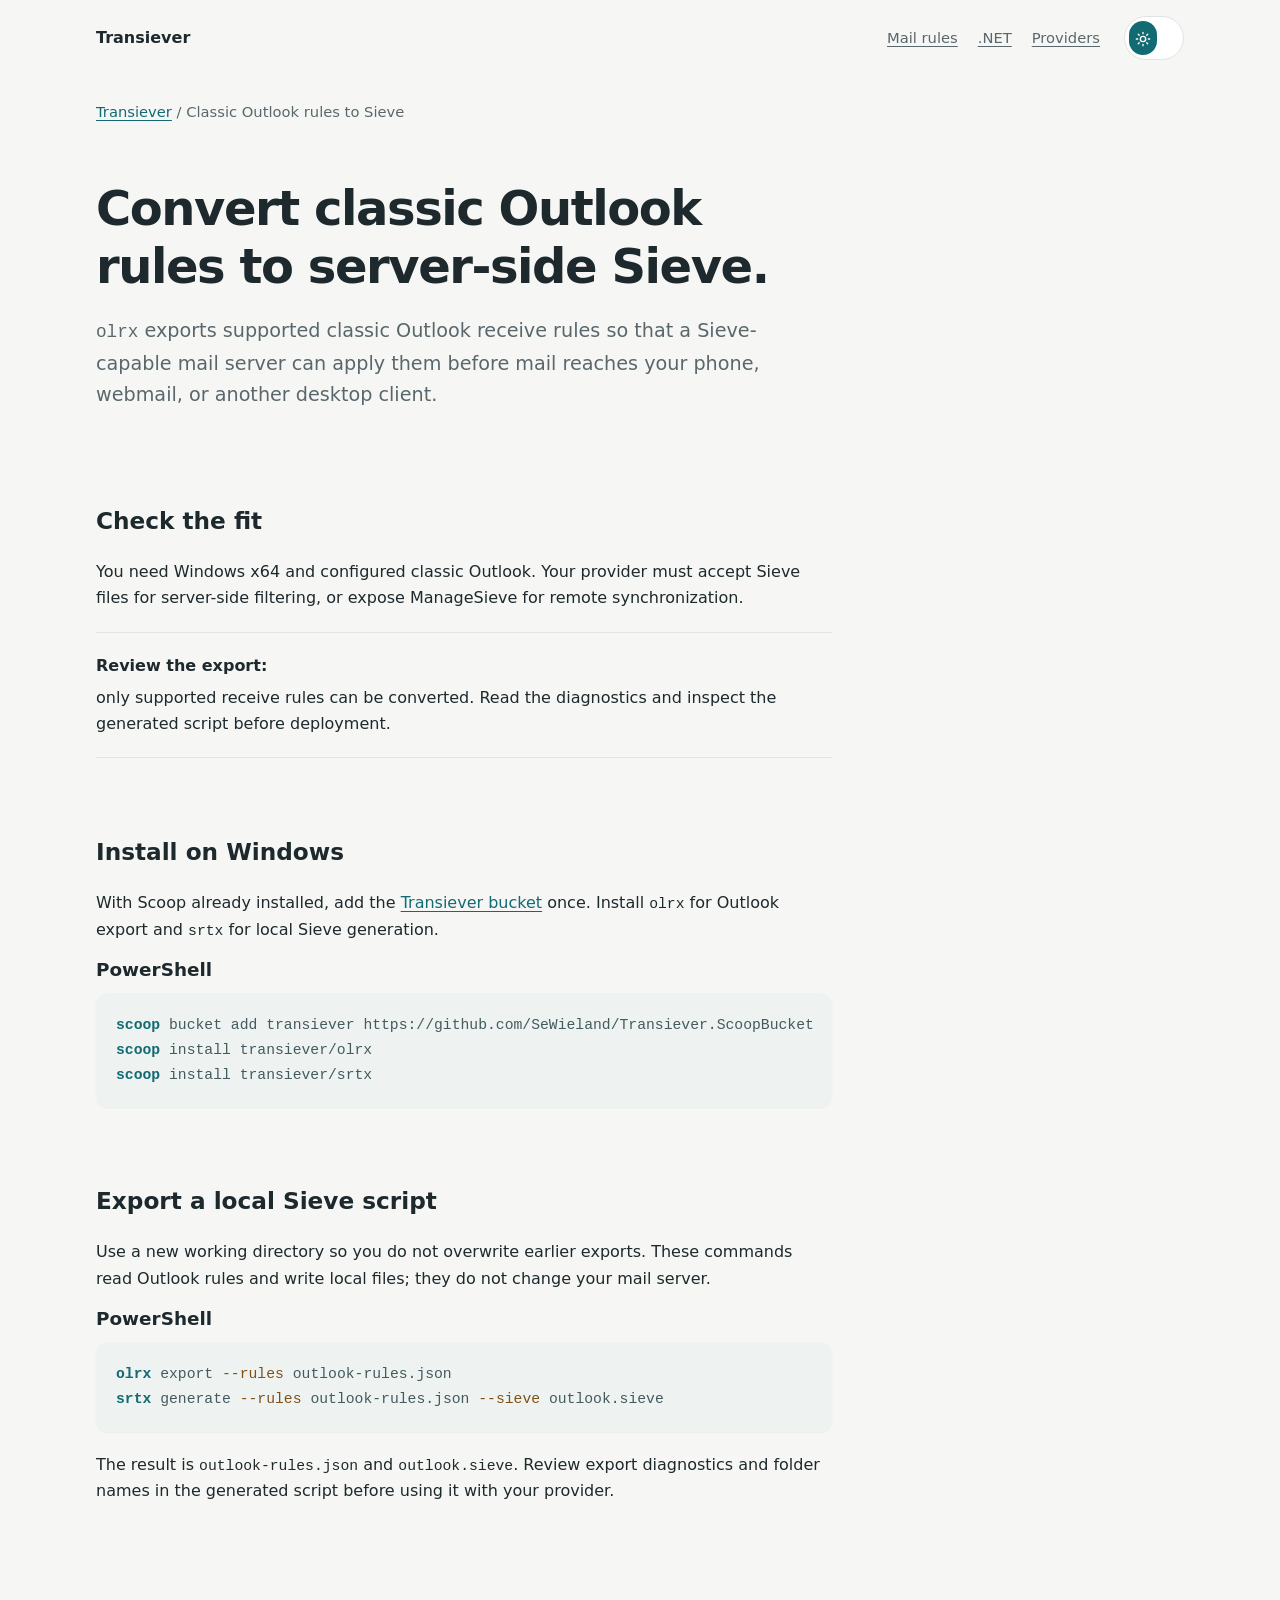
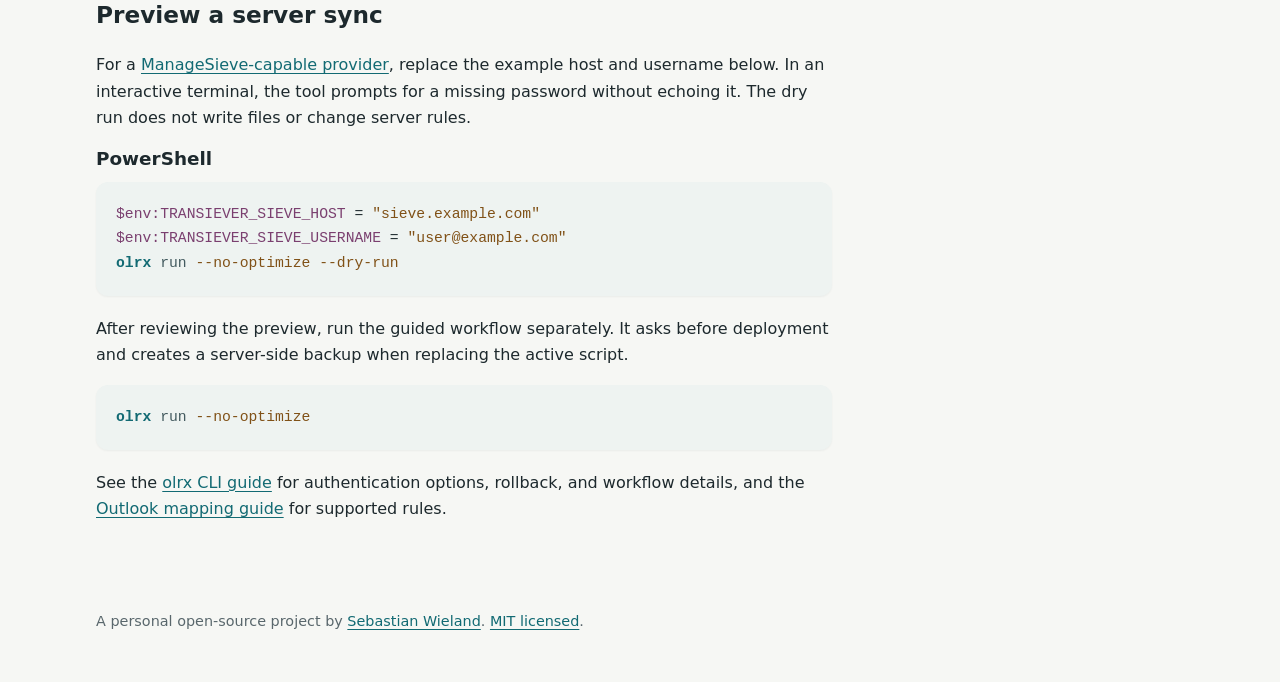
<file: transiever/outlook-rules-to-sieve/index.html>
<!doctype html>
<html lang="en">
<head>
  <meta charset="utf-8">
  <meta name="viewport" content="width=device-width, initial-scale=1">
  <title>Convert Classic Outlook Rules to Server-Side Sieve | Transiever</title>
  <meta name="description" content="Export supported classic Outlook receive rules to server-side Sieve with olrx, then preview and sync them through ManageSieve when available.">
  <link rel="canonical" href="https://sewieland.github.io/transiever/outlook-rules-to-sieve/">
  <link rel="icon" href="/assets/favicon.svg" type="image/svg+xml">
  <meta property="og:type" content="website">
  <meta property="og:site_name" content="Transiever">
  <meta property="og:title" content="Convert Classic Outlook Rules to Server-Side Sieve">
  <meta property="og:description" content="Export supported classic Outlook receive rules to server-side Sieve with olrx.">
  <meta property="og:url" content="https://sewieland.github.io/transiever/outlook-rules-to-sieve/">
  <meta property="og:image" content="https://sewieland.github.io/assets/transiever-social.png">
  <meta property="og:image:alt" content="Transiever: Sieve and ManageSieve tools">
  <meta name="twitter:card" content="summary_large_image">
  <script type="application/ld+json">
    {"@context":"https://schema.org","@graph":[{"@type":"WebPage","@id":"https://sewieland.github.io/transiever/outlook-rules-to-sieve/#webpage","url":"https://sewieland.github.io/transiever/outlook-rules-to-sieve/","name":"Convert classic Outlook rules to server-side Sieve","description":"Use olrx to export supported classic Outlook receive rules to Sieve and optionally synchronize through ManageSieve."},{"@type":"BreadcrumbList","itemListElement":[{"@type":"ListItem","position":1,"name":"Transiever","item":"https://sewieland.github.io/transiever/"},{"@type":"ListItem","position":2,"name":"Classic Outlook rules to Sieve","item":"https://sewieland.github.io/transiever/outlook-rules-to-sieve/"}]},{"@type":"SoftwareSourceCode","name":"Transiever.OutlookResiever","codeRepository":"https://github.com/SeWieland/Transiever.OutlookResiever","programmingLanguage":"C#","runtimePlatform":".NET 10 for Windows"}]}
  </script>
  <script src="/theme.js"></script>
  <link rel="stylesheet" href="/styles.css">
  <script defer src="/copy-code.js"></script>
</head>
<body>
  <a class="skip-link" href="#main-content">Skip to content</a>
  <div class="page-shell">
    <header class="site-header">
      <a class="wordmark" href="/transiever/">Transiever</a>
      <nav class="site-nav" aria-label="Transiever guides">
        <a href="/transiever/#workflows">Mail rules</a>
        <a href="/transiever/#dotnet">.NET</a>
        <a href="/transiever/sieve-providers/">Providers</a>
      </nav>
      <div class="header-utilities">
        <button class="theme-toggle" type="button" aria-label="Dark mode" aria-pressed="false" hidden>
          <svg class="theme-icon theme-icon-sun" aria-hidden="true" viewBox="0 0 24 24" fill="none" stroke="currentColor" stroke-width="2" stroke-linecap="round">
            <circle cx="12" cy="12" r="4"></circle>
            <path d="M12 2v2M12 20v2M4.93 4.93l1.41 1.41M17.66 17.66l1.41 1.41M2 12h2M20 12h2M4.93 19.07l1.41-1.41M17.66 6.34l1.41-1.41"></path>
          </svg>
          <svg class="theme-icon theme-icon-moon" aria-hidden="true" viewBox="0 0 24 24" fill="none" stroke="currentColor" stroke-width="2" stroke-linecap="round">
            <path d="M20.5 14.5A8.5 8.5 0 0 1 9.5 3.5 8.5 8.5 0 1 0 20.5 14.5Z"></path>
          </svg>
        </button>
      </div>
    </header>

    <main id="main-content" tabindex="-1">
      <nav class="breadcrumb" aria-label="Breadcrumb"><a href="/transiever/">Transiever</a> / Classic Outlook rules to Sieve</nav>
      <section class="guide-hero" aria-labelledby="hero-heading">
        <h1 id="hero-heading">Convert classic Outlook rules to server-side Sieve.</h1>
        <p><code>olrx</code> exports supported classic Outlook receive rules so that a Sieve-capable mail server can apply them before mail reaches your phone, webmail, or another desktop client.</p>
      </section>


      <section class="guide-content" aria-labelledby="fit-heading">
        <h2 id="fit-heading">Check the fit</h2>
        <p>You need Windows x64 and configured classic Outlook. Your provider must accept Sieve files for server-side filtering, or expose ManageSieve for remote synchronization.</p>
        <div class="callout"><p><strong>Review the export:</strong> only supported receive rules can be converted. Read the diagnostics and inspect the generated script before deployment.</p></div>
      </section>
      <section class="guide-content" aria-labelledby="install-heading">
        <h2 id="install-heading">Install on Windows</h2>
        <p>With Scoop already installed, add the <a href="https://github.com/SeWieland/Transiever.ScoopBucket">Transiever bucket</a> once. Install <code>olrx</code> for Outlook export and <code>srtx</code> for local Sieve generation.</p>
        <h3>PowerShell</h3>
        <pre tabindex="0"><code class="language-powershell"><span class="syntax-command">scoop</span> <span class="syntax-value">bucket</span> <span class="syntax-value">add</span> <span class="syntax-value">transiever</span> <span class="syntax-value">https://github.com/SeWieland/Transiever.ScoopBucket</span>
<span class="syntax-command">scoop</span> <span class="syntax-value">install</span> <span class="syntax-value">transiever/olrx</span>
<span class="syntax-command">scoop</span> <span class="syntax-value">install</span> <span class="syntax-value">transiever/srtx</span></code></pre>
      </section>
      <section class="guide-content" aria-labelledby="export-heading">
        <h2 id="export-heading">Export a local Sieve script</h2>
        <p>Use a new working directory so you do not overwrite earlier exports. These commands read Outlook rules and write local files; they do not change your mail server.</p>
        <h3>PowerShell</h3>
        <pre tabindex="0"><code class="language-powershell"><span class="syntax-command">olrx</span> <span class="syntax-value">export</span> <span class="syntax-flag">--rules</span> <span class="syntax-value">outlook-rules.json</span>
<span class="syntax-command">srtx</span> <span class="syntax-value">generate</span> <span class="syntax-flag">--rules</span> <span class="syntax-value">outlook-rules.json</span> <span class="syntax-flag">--sieve</span> <span class="syntax-value">outlook.sieve</span></code></pre>
        <p>The result is <code>outlook-rules.json</code> and <code>outlook.sieve</code>. Review export diagnostics and folder names in the generated script before using it with your provider.</p>
      </section>
      <section class="guide-content" aria-labelledby="start-heading">
        <h2 id="start-heading">Preview a server sync</h2>
        <p>For a <a href="/transiever/sieve-providers/">ManageSieve-capable provider</a>, replace the example host and username below. In an interactive terminal, the tool prompts for a missing password without echoing it. The dry run does not write files or change server rules.</p>
        <h3>PowerShell</h3>
        <pre tabindex="0"><code class="language-powershell"><span class="syntax-variable">$env:TRANSIEVER_SIEVE_HOST</span> = <span class="syntax-string">"sieve.example.com"</span>
<span class="syntax-variable">$env:TRANSIEVER_SIEVE_USERNAME</span> = <span class="syntax-string">"user@example.com"</span>
<span class="syntax-command">olrx</span> <span class="syntax-value">run</span> <span class="syntax-flag">--no-optimize</span> <span class="syntax-flag">--dry-run</span></code></pre>
        <p>After reviewing the preview, run the guided workflow separately. It asks before deployment and creates a server-side backup when replacing the active script.</p>
        <pre tabindex="0"><code class="language-powershell"><span class="syntax-command">olrx</span> <span class="syntax-value">run</span> <span class="syntax-flag">--no-optimize</span></code></pre>
        <p>See the <a href="https://github.com/SeWieland/Transiever.OutlookResiever/blob/main/src/Transiever.OutlookResiever.Cli/README.md">olrx CLI guide</a> for authentication options, rollback, and workflow details, and the <a href="https://github.com/SeWieland/Transiever.OutlookResiever/blob/main/docs/outlook-export.md">Outlook mapping guide</a> for supported rules.</p>
      </section>

    </main>

    <footer>A personal open-source project by <a href="/">Sebastian Wieland</a>. <a href="https://github.com/SeWieland/Transiever.SieveRuler/blob/main/LICENSE">MIT licensed</a>.</footer>
  </div>
</body>
</html>
</file>
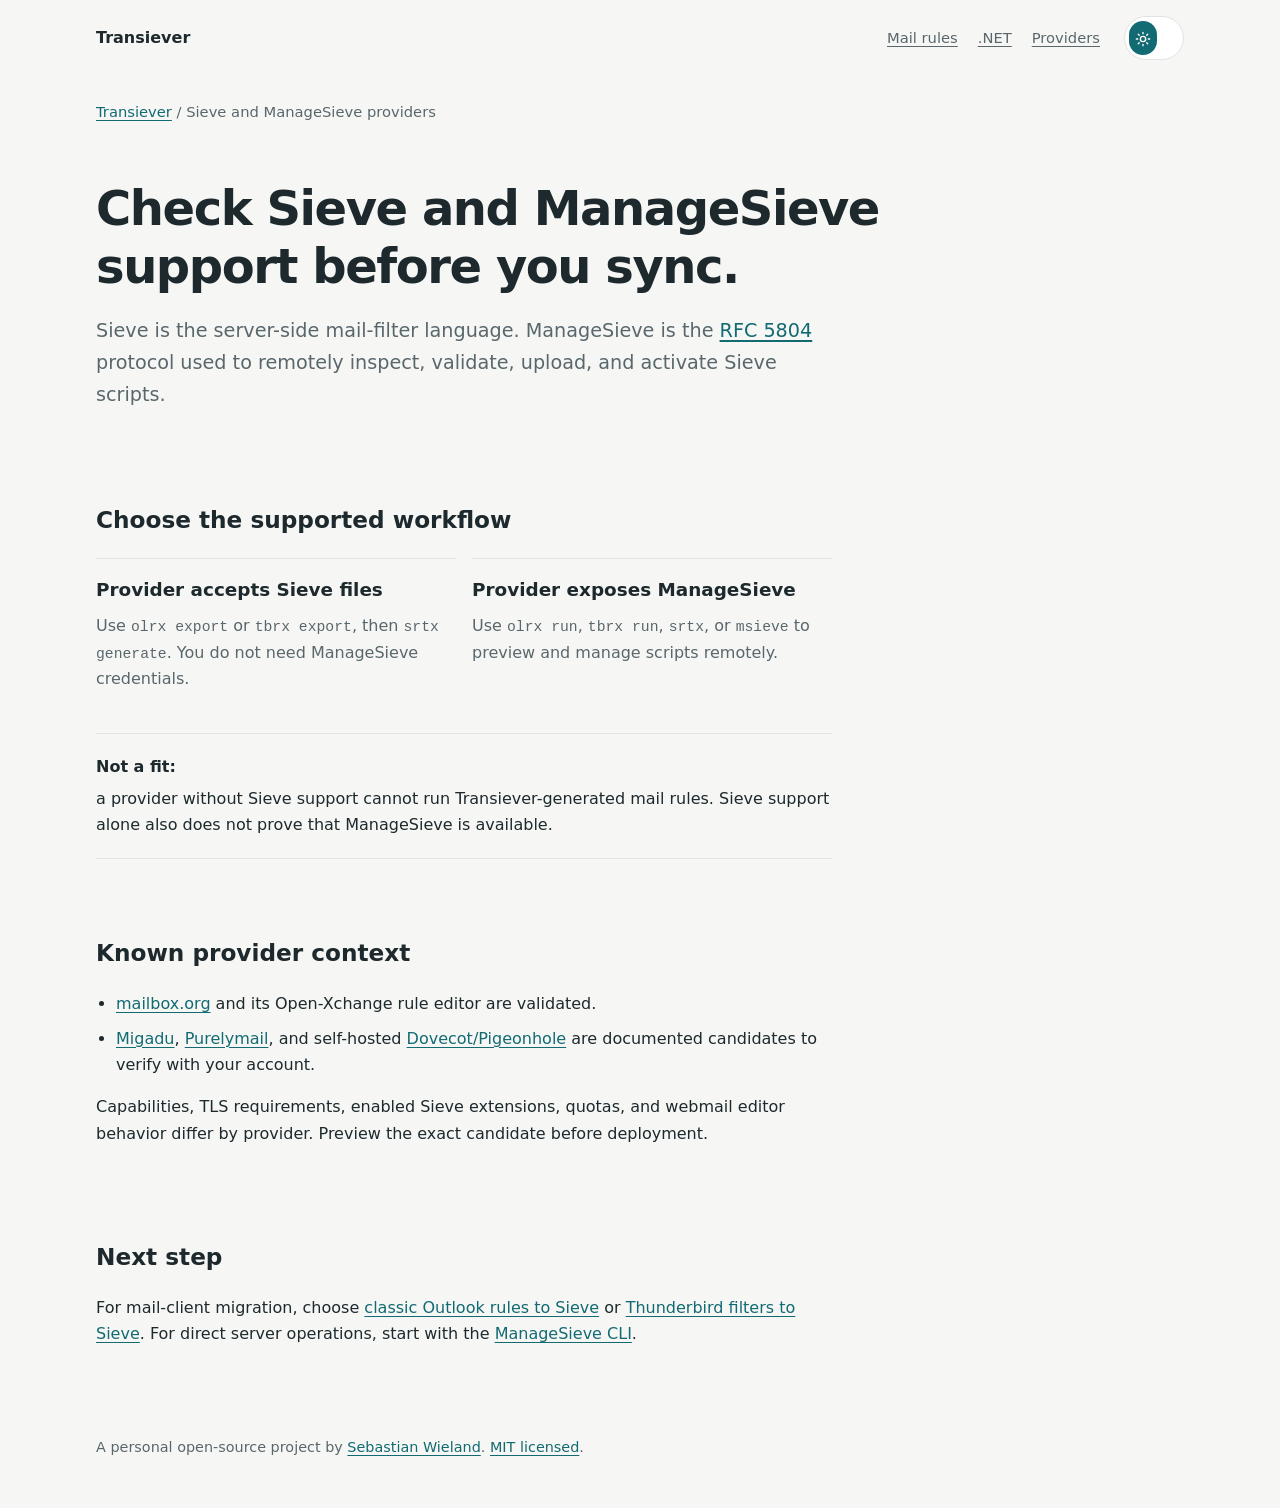
<file: transiever/sieve-providers/index.html>
<!doctype html>
<html lang="en">
<head>
  <meta charset="utf-8">
  <meta name="viewport" content="width=device-width, initial-scale=1">
  <title>Sieve and ManageSieve Provider Requirements | Transiever</title>
  <meta name="description" content="Understand the difference between Sieve and RFC 5804 ManageSieve, verify your mail provider, and choose local export or server synchronization.">
  <link rel="canonical" href="https://sewieland.github.io/transiever/sieve-providers/">
  <link rel="icon" href="/assets/favicon.svg" type="image/svg+xml">
  <meta property="og:type" content="website">
  <meta property="og:site_name" content="Transiever">
  <meta property="og:title" content="Sieve and ManageSieve Provider Requirements">
  <meta property="og:description" content="Choose local Sieve export or ManageSieve synchronization based on your provider's capabilities.">
  <meta property="og:url" content="https://sewieland.github.io/transiever/sieve-providers/">
  <meta property="og:image" content="https://sewieland.github.io/assets/transiever-social.png">
  <meta property="og:image:alt" content="Transiever: Sieve and ManageSieve tools">
  <meta name="twitter:card" content="summary_large_image">
  <script type="application/ld+json">
    {"@context":"https://schema.org","@graph":[{"@type":"WebPage","@id":"https://sewieland.github.io/transiever/sieve-providers/#webpage","url":"https://sewieland.github.io/transiever/sieve-providers/","name":"Sieve and ManageSieve provider requirements","description":"Understand Sieve support, RFC 5804 ManageSieve, and the Transiever export and synchronization workflows."},{"@type":"BreadcrumbList","itemListElement":[{"@type":"ListItem","position":1,"name":"Transiever","item":"https://sewieland.github.io/transiever/"},{"@type":"ListItem","position":2,"name":"Sieve and ManageSieve providers","item":"https://sewieland.github.io/transiever/sieve-providers/"}]}]}
  </script>
  <script src="/theme.js"></script>
  <link rel="stylesheet" href="/styles.css">
</head>
<body>
  <a class="skip-link" href="#main-content">Skip to content</a>
  <div class="page-shell">
    <header class="site-header">
      <a class="wordmark" href="/transiever/">Transiever</a>
      <nav class="site-nav" aria-label="Transiever guides">
        <a href="/transiever/#workflows">Mail rules</a>
        <a href="/transiever/#dotnet">.NET</a>
        <a href="/transiever/sieve-providers/">Providers</a>
      </nav>
      <div class="header-utilities">
        <button class="theme-toggle" type="button" aria-label="Dark mode" aria-pressed="false" hidden>
          <svg class="theme-icon theme-icon-sun" aria-hidden="true" viewBox="0 0 24 24" fill="none" stroke="currentColor" stroke-width="2" stroke-linecap="round">
            <circle cx="12" cy="12" r="4"></circle>
            <path d="M12 2v2M12 20v2M4.93 4.93l1.41 1.41M17.66 17.66l1.41 1.41M2 12h2M20 12h2M4.93 19.07l1.41-1.41M17.66 6.34l1.41-1.41"></path>
          </svg>
          <svg class="theme-icon theme-icon-moon" aria-hidden="true" viewBox="0 0 24 24" fill="none" stroke="currentColor" stroke-width="2" stroke-linecap="round">
            <path d="M20.5 14.5A8.5 8.5 0 0 1 9.5 3.5 8.5 8.5 0 1 0 20.5 14.5Z"></path>
          </svg>
        </button>
      </div>
    </header>

    <main id="main-content" tabindex="-1">
      <nav class="breadcrumb" aria-label="Breadcrumb"><a href="/transiever/">Transiever</a> / Sieve and ManageSieve providers</nav>
      <section class="guide-hero" aria-labelledby="hero-heading">
        <h1 id="hero-heading">Check Sieve and ManageSieve support before you sync.</h1>
        <p>Sieve is the server-side mail-filter language. ManageSieve is the <a href="https://www.rfc-editor.org/info/rfc5804/">RFC 5804</a> protocol used to remotely inspect, validate, upload, and activate Sieve scripts.</p>
      </section>

      <section class="guide-content" aria-labelledby="choose-heading">
        <h2 id="choose-heading">Choose the supported workflow</h2>
        <div class="guide-grid">
          <article class="guide-card"><h3>Provider accepts Sieve files</h3><p>Use <code>olrx export</code> or <code>tbrx export</code>, then <code>srtx generate</code>. You do not need ManageSieve credentials.</p></article>
          <article class="guide-card"><h3>Provider exposes ManageSieve</h3><p>Use <code>olrx run</code>, <code>tbrx run</code>, <code>srtx</code>, or <code>msieve</code> to preview and manage scripts remotely.</p></article>
        </div>
        <div class="callout"><p><strong>Not a fit:</strong> a provider without Sieve support cannot run Transiever-generated mail rules. Sieve support alone also does not prove that ManageSieve is available.</p></div>
      </section>

      <section class="guide-content" aria-labelledby="providers-heading">
        <h2 id="providers-heading">Known provider context</h2>
        <ul>
          <li><a href="https://kb.mailbox.org/en/private/e-mail/can-i-use-sieve-mail-filtering/">mailbox.org</a> and its Open-Xchange rule editor are validated.</li>
          <li><a href="https://migadu.com/">Migadu</a>, <a href="https://purelymail.com/docs/setup/technical">Purelymail</a>, and self-hosted <a href="https://doc.dovecot.org/2.4.0/core/config/sieve/managesieve.html">Dovecot/Pigeonhole</a> are documented candidates to verify with your account.</li>
        </ul>
        <p>Capabilities, TLS requirements, enabled Sieve extensions, quotas, and webmail editor behavior differ by provider. Preview the exact candidate before deployment.</p>
      </section>

      <section class="guide-content" aria-labelledby="next-heading">
        <h2 id="next-heading">Next step</h2>
        <p>For mail-client migration, choose <a href="/transiever/outlook-rules-to-sieve/">classic Outlook rules to Sieve</a> or <a href="/transiever/thunderbird-filters-to-sieve/">Thunderbird filters to Sieve</a>. For direct server operations, start with the <a href="/transiever/managesieve-cli/">ManageSieve CLI</a>.</p>
      </section>
    </main>

    <footer>A personal open-source project by <a href="/">Sebastian Wieland</a>. <a href="https://github.com/SeWieland/Transiever.SieveRuler/blob/main/LICENSE">MIT licensed</a>.</footer>
  </div>
</body>
</html>
</file>
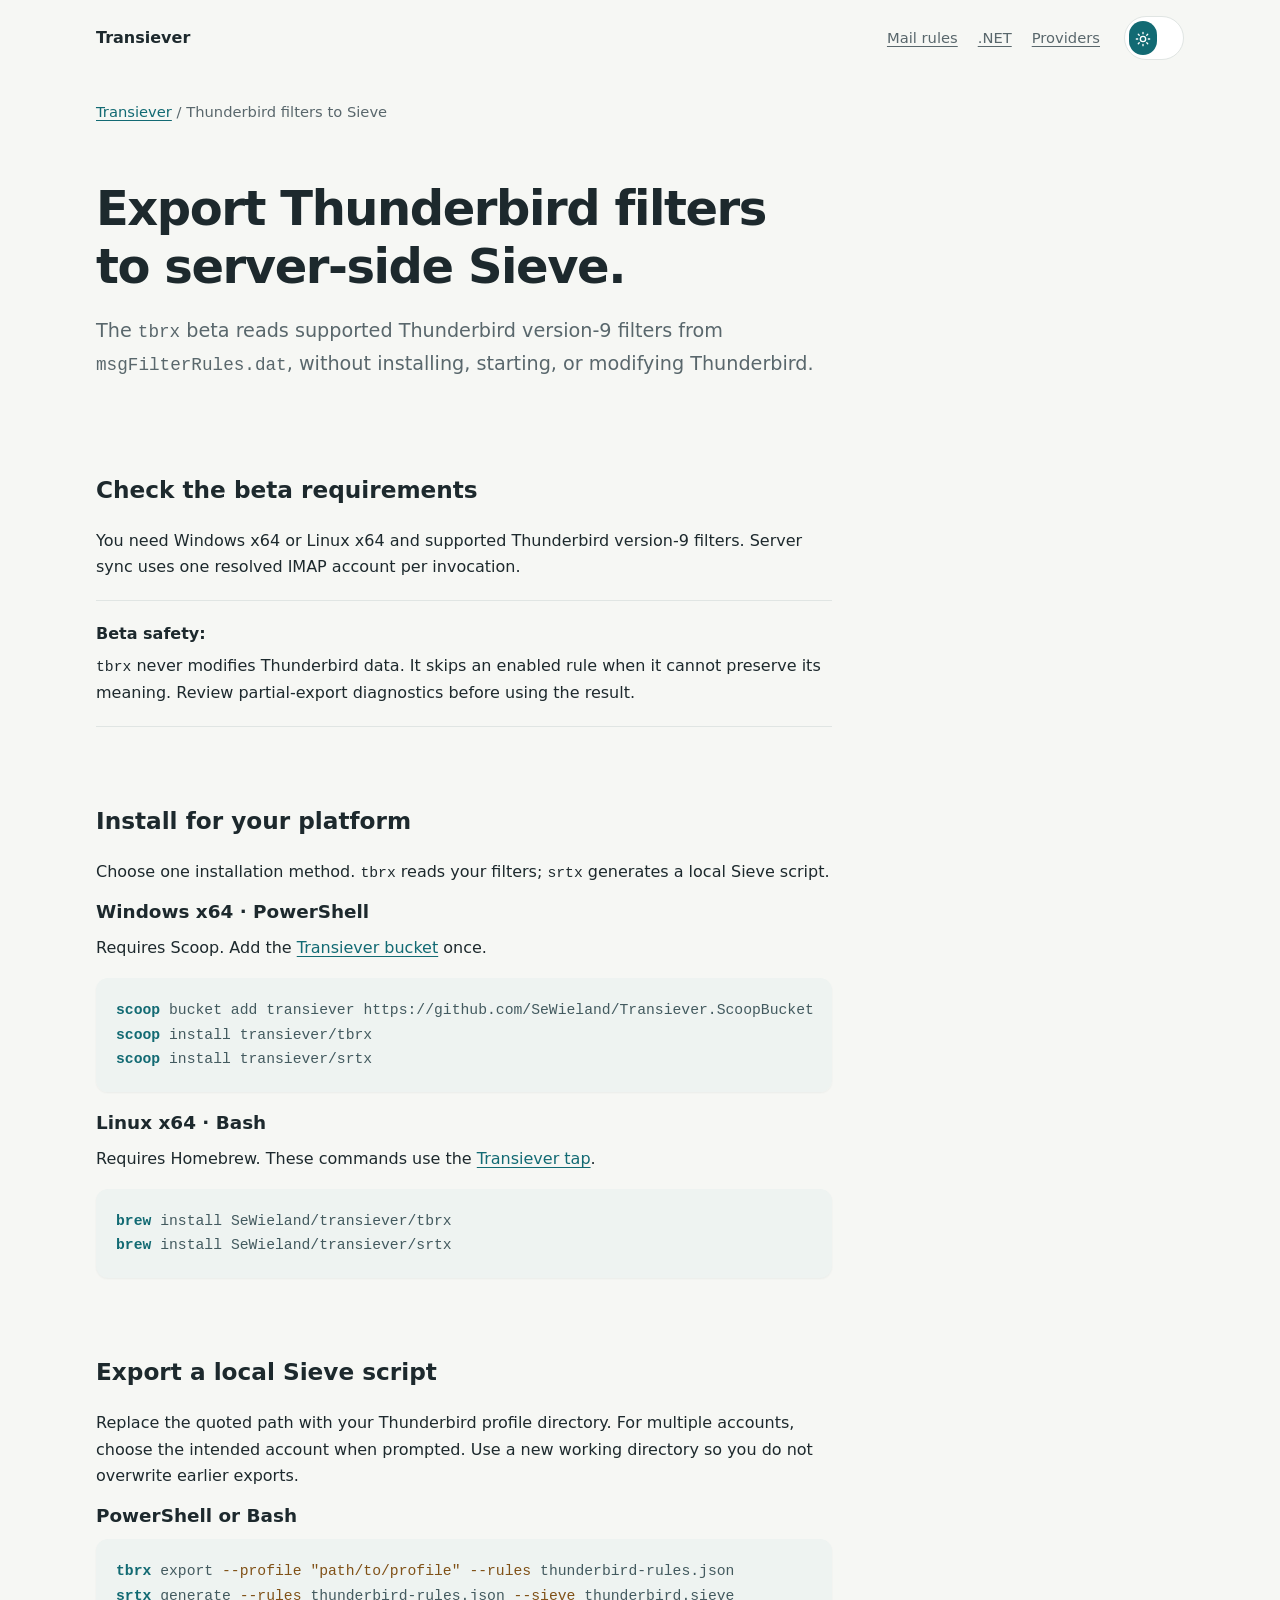
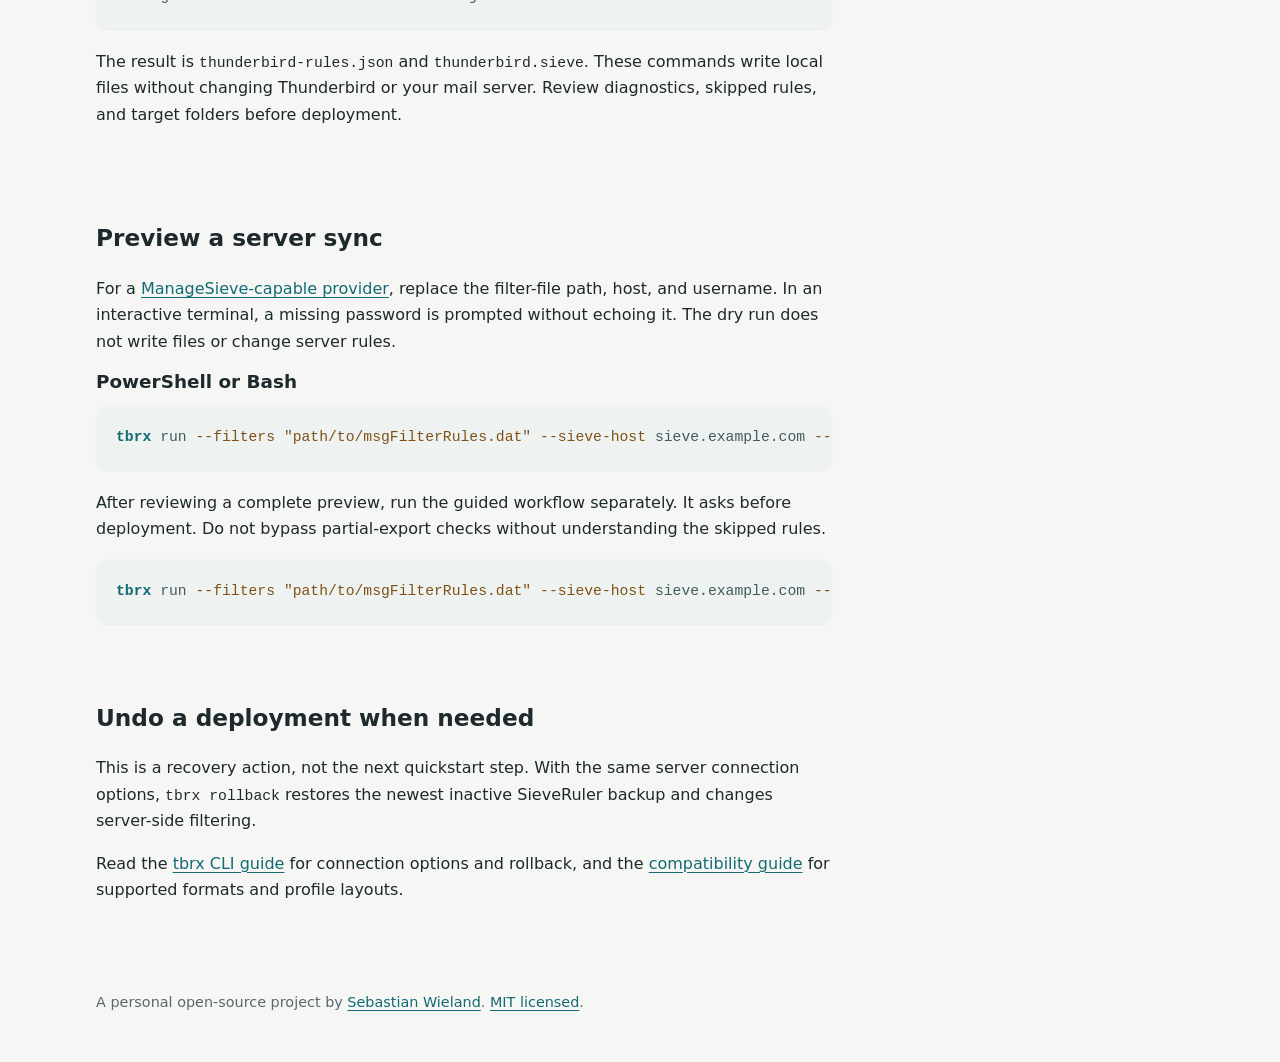
<file: transiever/thunderbird-filters-to-sieve/index.html>
<!doctype html>
<html lang="en">
<head>
  <meta charset="utf-8">
  <meta name="viewport" content="width=device-width, initial-scale=1">
  <title>Export Thunderbird Filters to Server-Side Sieve | Transiever</title>
  <meta name="description" content="Use the tbrx beta to read supported Thunderbird filters from msgFilterRules.dat and export or sync them as server-side Sieve rules.">
  <link rel="canonical" href="https://sewieland.github.io/transiever/thunderbird-filters-to-sieve/">
  <link rel="icon" href="/assets/favicon.svg" type="image/svg+xml">
  <meta property="og:type" content="website">
  <meta property="og:site_name" content="Transiever">
  <meta property="og:title" content="Export Thunderbird Filters to Server-Side Sieve">
  <meta property="og:description" content="Use tbrx to read supported Thunderbird filters and migrate them to Sieve.">
  <meta property="og:url" content="https://sewieland.github.io/transiever/thunderbird-filters-to-sieve/">
  <meta property="og:image" content="https://sewieland.github.io/assets/transiever-social.png">
  <meta property="og:image:alt" content="Transiever: Sieve and ManageSieve tools">
  <meta name="twitter:card" content="summary_large_image">
  <script type="application/ld+json">
    {"@context":"https://schema.org","@graph":[{"@type":"WebPage","@id":"https://sewieland.github.io/transiever/thunderbird-filters-to-sieve/#webpage","url":"https://sewieland.github.io/transiever/thunderbird-filters-to-sieve/","name":"Export Thunderbird filters to server-side Sieve","description":"Use tbrx to export supported Thunderbird filters from msgFilterRules.dat and optionally synchronize them through ManageSieve."},{"@type":"BreadcrumbList","itemListElement":[{"@type":"ListItem","position":1,"name":"Transiever","item":"https://sewieland.github.io/transiever/"},{"@type":"ListItem","position":2,"name":"Thunderbird filters to Sieve","item":"https://sewieland.github.io/transiever/thunderbird-filters-to-sieve/"}]},{"@type":"SoftwareSourceCode","name":"Transiever.ThunderbirdResiever","codeRepository":"https://github.com/SeWieland/Transiever.ThunderbirdResiever","programmingLanguage":"C#","runtimePlatform":".NET 10 for Windows and Linux"}]}
  </script>
  <script src="/theme.js"></script>
  <link rel="stylesheet" href="/styles.css">
  <script defer src="/copy-code.js"></script>
</head>
<body>
  <a class="skip-link" href="#main-content">Skip to content</a>
  <div class="page-shell">
    <header class="site-header">
      <a class="wordmark" href="/transiever/">Transiever</a>
      <nav class="site-nav" aria-label="Transiever guides">
        <a href="/transiever/#workflows">Mail rules</a>
        <a href="/transiever/#dotnet">.NET</a>
        <a href="/transiever/sieve-providers/">Providers</a>
      </nav>
      <div class="header-utilities">
        <button class="theme-toggle" type="button" aria-label="Dark mode" aria-pressed="false" hidden>
          <svg class="theme-icon theme-icon-sun" aria-hidden="true" viewBox="0 0 24 24" fill="none" stroke="currentColor" stroke-width="2" stroke-linecap="round">
            <circle cx="12" cy="12" r="4"></circle>
            <path d="M12 2v2M12 20v2M4.93 4.93l1.41 1.41M17.66 17.66l1.41 1.41M2 12h2M20 12h2M4.93 19.07l1.41-1.41M17.66 6.34l1.41-1.41"></path>
          </svg>
          <svg class="theme-icon theme-icon-moon" aria-hidden="true" viewBox="0 0 24 24" fill="none" stroke="currentColor" stroke-width="2" stroke-linecap="round">
            <path d="M20.5 14.5A8.5 8.5 0 0 1 9.5 3.5 8.5 8.5 0 1 0 20.5 14.5Z"></path>
          </svg>
        </button>
      </div>
    </header>

    <main id="main-content" tabindex="-1">
      <nav class="breadcrumb" aria-label="Breadcrumb"><a href="/transiever/">Transiever</a> / Thunderbird filters to Sieve</nav>
      <section class="guide-hero" aria-labelledby="hero-heading">
        <h1 id="hero-heading">Export Thunderbird filters to server-side Sieve.</h1>
        <p>The <code>tbrx</code> beta reads supported Thunderbird version-9 filters from <code>msgFilterRules.dat</code>, without installing, starting, or modifying Thunderbird.</p>
      </section>


      <section class="guide-content" aria-labelledby="fit-heading">
        <h2 id="fit-heading">Check the beta requirements</h2>
        <p>You need Windows x64 or Linux x64 and supported Thunderbird version-9 filters. Server sync uses one resolved IMAP account per invocation.</p>
        <div class="callout"><p><strong>Beta safety:</strong> <code>tbrx</code> never modifies Thunderbird data. It skips an enabled rule when it cannot preserve its meaning. Review partial-export diagnostics before using the result.</p></div>
      </section>
      <section class="guide-content" aria-labelledby="install-heading">
        <h2 id="install-heading">Install for your platform</h2>
        <p>Choose one installation method. <code>tbrx</code> reads your filters; <code>srtx</code> generates a local Sieve script.</p>
        <h3>Windows x64 · PowerShell</h3>
        <p>Requires Scoop. Add the <a href="https://github.com/SeWieland/Transiever.ScoopBucket">Transiever bucket</a> once.</p>
        <pre tabindex="0"><code class="language-powershell"><span class="syntax-command">scoop</span> <span class="syntax-value">bucket</span> <span class="syntax-value">add</span> <span class="syntax-value">transiever</span> <span class="syntax-value">https://github.com/SeWieland/Transiever.ScoopBucket</span>
<span class="syntax-command">scoop</span> <span class="syntax-value">install</span> <span class="syntax-value">transiever/tbrx</span>
<span class="syntax-command">scoop</span> <span class="syntax-value">install</span> <span class="syntax-value">transiever/srtx</span></code></pre>
        <h3>Linux x64 · Bash</h3>
        <p>Requires Homebrew. These commands use the <a href="https://github.com/SeWieland/homebrew-transiever">Transiever tap</a>.</p>
        <pre tabindex="0"><code class="language-bash"><span class="syntax-command">brew</span> <span class="syntax-value">install</span> <span class="syntax-value">SeWieland/transiever/tbrx</span>
<span class="syntax-command">brew</span> <span class="syntax-value">install</span> <span class="syntax-value">SeWieland/transiever/srtx</span></code></pre>
      </section>
      <section class="guide-content" aria-labelledby="local-heading">
        <h2 id="local-heading">Export a local Sieve script</h2>
        <p>Replace the quoted path with your Thunderbird profile directory. For multiple accounts, choose the intended account when prompted. Use a new working directory so you do not overwrite earlier exports.</p>
        <h3>PowerShell or Bash</h3>
        <pre tabindex="0"><code class="language-shell"><span class="syntax-command">tbrx</span> <span class="syntax-value">export</span> <span class="syntax-flag">--profile</span> <span class="syntax-string">"path/to/profile"</span> <span class="syntax-flag">--rules</span> <span class="syntax-value">thunderbird-rules.json</span>
<span class="syntax-command">srtx</span> <span class="syntax-value">generate</span> <span class="syntax-flag">--rules</span> <span class="syntax-value">thunderbird-rules.json</span> <span class="syntax-flag">--sieve</span> <span class="syntax-value">thunderbird.sieve</span></code></pre>
        <p>The result is <code>thunderbird-rules.json</code> and <code>thunderbird.sieve</code>. These commands write local files without changing Thunderbird or your mail server. Review diagnostics, skipped rules, and target folders before deployment.</p>
      </section>
      <section class="guide-content" aria-labelledby="start-heading">
        <h2 id="start-heading">Preview a server sync</h2>
        <p>For a <a href="/transiever/sieve-providers/">ManageSieve-capable provider</a>, replace the filter-file path, host, and username. In an interactive terminal, a missing password is prompted without echoing it. The dry run does not write files or change server rules.</p>
        <h3>PowerShell or Bash</h3>
        <pre tabindex="0"><code class="language-shell"><span class="syntax-command">tbrx</span> <span class="syntax-value">run</span> <span class="syntax-flag">--filters</span> <span class="syntax-string">"path/to/msgFilterRules.dat"</span> <span class="syntax-flag">--sieve-host</span> <span class="syntax-value">sieve.example.com</span> <span class="syntax-flag">--sieve-username</span> <span class="syntax-value">user</span>@<span class="syntax-value">example.com</span> <span class="syntax-flag">--no-optimize</span> <span class="syntax-flag">--dry-run</span></code></pre>
        <p>After reviewing a complete preview, run the guided workflow separately. It asks before deployment. Do not bypass partial-export checks without understanding the skipped rules.</p>
        <pre tabindex="0"><code class="language-shell"><span class="syntax-command">tbrx</span> <span class="syntax-value">run</span> <span class="syntax-flag">--filters</span> <span class="syntax-string">"path/to/msgFilterRules.dat"</span> <span class="syntax-flag">--sieve-host</span> <span class="syntax-value">sieve.example.com</span> <span class="syntax-flag">--sieve-username</span> <span class="syntax-value">user</span>@<span class="syntax-value">example.com</span> <span class="syntax-flag">--no-optimize</span></code></pre>
      </section>
      <section class="guide-content" aria-labelledby="recovery-heading">
        <h2 id="recovery-heading">Undo a deployment when needed</h2>
        <p>This is a recovery action, not the next quickstart step. With the same server connection options, <code>tbrx rollback</code> restores the newest inactive SieveRuler backup and changes server-side filtering.</p>
        <p>Read the <a href="https://github.com/SeWieland/Transiever.ThunderbirdResiever/blob/main/src/Transiever.ThunderbirdResiever.Cli/README.md">tbrx CLI guide</a> for connection options and rollback, and the <a href="https://github.com/SeWieland/Transiever.ThunderbirdResiever/blob/main/docs/thunderbird-export.md">compatibility guide</a> for supported formats and profile layouts.</p>
      </section>

    </main>

    <footer>A personal open-source project by <a href="/">Sebastian Wieland</a>. <a href="https://github.com/SeWieland/Transiever.SieveRuler/blob/main/LICENSE">MIT licensed</a>.</footer>
  </div>
</body>
</html>
</file>
<file: styles.css>
:root {
  color-scheme: light;
  --background: #f6f7f4;
  --surface: #ffffff;
  --text: #1d292d;
  --muted: #59676c;
  --accent: #126a73;
  --border: #e0e5e3;
  --code-surface: #eef3f1;
  --syntax-warm: #805117;
  --syntax-value: #435a5f;
  --syntax-purple: #7a3f6f;
  --surface-shadow: 0 1px 2px rgb(29 41 45 / 0.05);
  font-family: system-ui, -apple-system, BlinkMacSystemFont, "Segoe UI", sans-serif;
}

:root[data-theme="dark"] {
  color-scheme: dark;
  --background: #17191a;
  --surface: #202426;
  --text: #e7ebea;
  --muted: #b3bcbd;
  --accent: #82b7d3;
  --border: #41494f;
  --code-surface: #121617;
  --syntax-warm: #efc380;
  --syntax-value: #a8c9d7;
  --syntax-purple: #dcb5d0;
  --surface-shadow: 0 1px 2px rgb(0 0 0 / 0.28);
}

@media (prefers-color-scheme: dark) {
  :root:not([data-theme]) {
    color-scheme: dark;
    --background: #17191a;
    --surface: #202426;
    --text: #e7ebea;
    --muted: #b3bcbd;
    --accent: #82b7d3;
    --border: #41494f;
    --code-surface: #121617;
    --syntax-warm: #efc380;
    --syntax-value: #a8c9d7;
    --syntax-purple: #dcb5d0;
    --surface-shadow: 0 1px 2px rgb(0 0 0 / 0.28);
  }
}

* {
  box-sizing: border-box;
}

html {
  background: var(--background);
}

::selection {
  color: var(--background);
  background: var(--accent);
}

@media (prefers-reduced-motion: no-preference) {
  ::view-transition-old(root),
  ::view-transition-new(root) {
    animation-duration: 160ms;
    animation-timing-function: ease-out;
  }
}

body {
  min-height: 100vh;
  margin: 0;
  color: var(--text);
  background: var(--background);
  font-size: 1rem;
  line-height: 1.65;
}

a {
  color: var(--accent);
  text-decoration-thickness: 0.08em;
  text-underline-offset: 0.18em;
}

a:hover {
  text-decoration-thickness: 0.14em;
}

a:focus-visible,
pre:focus-visible {
  outline: 3px solid var(--accent);
  outline-offset: 4px;
}

h1,
h2,
h3,
p {
  margin-top: 0;
}

h1,
h2,
h3 {
  line-height: 1.2;
}

h2 {
  margin-bottom: 1.5rem;
  font-size: 1.45rem;
}

h3 {
  margin-bottom: 0.75rem;
  font-size: 1.15rem;
}

code {
  font-family: ui-monospace, "Cascadia Code", "Segoe UI Mono", monospace;
  font-size: 0.92em;
}

.syntax-command,
.syntax-method {
  color: var(--accent);
  font-weight: 650;
}

.syntax-keyword,
.syntax-flag,
.syntax-string {
  color: var(--syntax-warm);
}

.syntax-value {
  color: var(--syntax-value);
}

.syntax-type,
.syntax-variable {
  color: var(--syntax-purple);
}

.home {
  display: grid;
  place-items: center;
  padding: 2rem;
}

.home-page {
  width: min(100%, 32rem);
}

.home-page h1 {
  margin-bottom: 1rem;
  font-size: clamp(1.8rem, 8vw, 2.5rem);
}

.home-page nav {
  display: flex;
  gap: 1.25rem;
}

.home-page nav a {
  display: inline-flex;
  align-items: center;
  min-height: 2.75rem;
}

.skip-link {
  position: absolute;
  top: 0.5rem;
  left: 0.5rem;
  z-index: 2;
  padding: 0.75rem 1rem;
  color: var(--accent);
  background: var(--surface);
  transform: translateY(-200%);
}

.skip-link:focus {
  transform: translateY(0);
}

.page-shell {
  width: min(100% - 2.5rem, 68rem);
  margin-inline: auto;
}

.site-header {
  display: grid;
  grid-template-columns: auto 1fr auto;
  align-items: center;
  justify-content: space-between;
  gap: 0.5rem 1rem;
  padding-block: 1rem;
}

.wordmark {
  display: inline-flex;
  align-items: center;
  min-height: 2.75rem;
  color: var(--text);
  font-weight: 700;
  text-decoration: none;
}

.header-utilities {
  display: flex;
  align-items: center;
  min-height: 2.75rem;
}

.theme-toggle {
  position: relative;
  display: block;
  width: 3.75rem;
  min-width: 3.75rem;
  min-height: 2.75rem;
  padding: 0.25rem;
  color: var(--muted);
  background: var(--surface);
  border: 1px solid var(--border);
  border-radius: 999px;
  cursor: pointer;
}

.theme-toggle[hidden] {
  display: none;
}

.theme-toggle::before {
  position: absolute;
  top: 0.25rem;
  bottom: 0.25rem;
  left: 0.25rem;
  width: 1.75rem;
  content: "";
  background: var(--accent);
  border-radius: inherit;
}

.theme-toggle[aria-pressed="true"]::before {
  transform: translateX(1.5rem);
}

.theme-icon {
  position: absolute;
  top: 0.875rem;
  left: 0.625rem;
  z-index: 1;
  width: 1rem;
  height: 1rem;
  color: var(--surface);
}

.theme-icon-sun {
  opacity: 1;
  transform: scale(1);
}

.theme-icon-moon {
  opacity: 0;
  transform: scale(0.78) rotate(-12deg);
}

.theme-toggle[aria-pressed="true"] .theme-icon-sun {
  opacity: 0;
  transform: translateX(1.5rem) scale(0.78) rotate(12deg);
}

.theme-toggle[aria-pressed="true"] .theme-icon-moon {
  opacity: 1;
  transform: translateX(1.5rem) scale(1);
}

.theme-toggle:hover {
  border-color: var(--accent);
}

.theme-toggle:focus-visible {
  outline: 3px solid var(--accent);
  outline-offset: 3px;
}

.home-theme-toggle {
  position: fixed;
  top: 1.25rem;
  right: 1.25rem;
  z-index: 1;
}

@media (prefers-reduced-motion: no-preference) {
  .theme-toggle::before {
    transition: transform 160ms ease-out;
  }

  .theme-icon {
    transition: opacity 160ms ease-out, transform 160ms ease-out;
  }
}

.site-nav {
  display: flex;
  gap: 0.25rem;
  margin-left: auto;
  font-size: 0.92rem;
}

.site-nav a {
  display: inline-flex;
  align-items: center;
  min-height: 2.75rem;
  padding-inline: 0.5rem;
  color: var(--muted);
}

.hero {
  max-width: 52rem;
  padding-block: clamp(2rem, 5vw, 3.5rem);
}

.hero h1 {
  max-width: 24ch;
  margin-bottom: 1.25rem;
  font-size: clamp(2.1rem, 5vw, 3.25rem);
  letter-spacing: -0.03em;
  text-wrap: balance;
}

.hero h1 em {
  display: block;
  font-family: Georgia, "Times New Roman", serif;
  font-weight: 400;
  letter-spacing: -0.025em;
}

.hero p {
  max-width: 42rem;
  margin-bottom: 0;
  color: var(--muted);
  font-size: clamp(1.05rem, 2.3vw, 1.25rem);
}

main > section:not(.hero):not(.guide-hero) {
  padding-block: 2.5rem;
}

.audience-grid {
  display: grid;
  grid-template-columns: repeat(2, minmax(0, 1fr));
  gap: 2.5rem;
  padding-block: 1rem 2.5rem;
}

.audience-path {
  min-width: 0;
}

.audience-path > p {
  color: var(--muted);
}

.path-links {
  margin: 0;
  padding: 0;
  list-style: none;
}

.path-links li {
  padding: 0.75rem 0;
  border-top: 1px solid var(--border);
}

.path-links a {
  display: inline-flex;
  align-items: center;
  min-height: 2.75rem;
  font-weight: 650;
}

.path-links p {
  margin-bottom: 0;
  color: var(--muted);
}

.tool-grid {
  display: grid;
  grid-template-columns: repeat(2, minmax(0, 1fr));
  gap: 1rem;
}

.guide-grid {
  display: grid;
  grid-template-columns: repeat(2, minmax(0, 1fr));
  gap: 1rem;
}

.guide-card {
  padding-block: 1.25rem;
  border-top: 1px solid var(--border);
}

.guide-card p:last-child {
  margin-bottom: 0;
  color: var(--muted);
}

.breadcrumb {
  margin: 1.5rem 0 0;
  color: var(--muted);
  font-size: 0.92rem;
}

.guide-hero {
  max-width: 52rem;
  padding-block: clamp(2rem, 5vw, 3.5rem);
  border-top: 0;
}

.guide-hero h1 {
  max-width: 24ch;
  margin-bottom: 1.25rem;
  font-size: clamp(2rem, 5vw, 3rem);
  letter-spacing: -0.03em;
  text-wrap: balance;
}

.guide-hero p {
  max-width: 46rem;
  margin-bottom: 0;
  color: var(--muted);
  font-size: clamp(1.05rem, 2.3vw, 1.2rem);
}

.guide-content {
  max-width: 46rem;
}

.guide-content pre + p,
.guide-content pre + h3,
.guide-content .code-block + p,
.guide-content .code-block + h3 {
  margin-top: 1.25rem;
}

.guide-content ul {
  padding-left: 1.25rem;
}

.guide-content li + li {
  margin-top: 0.5rem;
}

.callout {
  margin-top: 1.25rem;
  padding: 1.25rem 0;
  border-block: 1px solid var(--border);
}

.callout strong {
  display: block;
  margin-bottom: 0.35rem;
}

.callout p:last-child {
  margin-bottom: 0;
}

.tool {
  padding-block: 1.25rem;
  border-top: 1px solid var(--border);
}

.tool p:last-child {
  margin-bottom: 0;
  color: var(--muted);
}

pre {
  box-sizing: border-box;
  max-width: 100%;
  overflow-x: auto;
  margin: 0;
  padding: 1.25rem;
  color: var(--text);
  background: var(--code-surface);
  white-space: pre;
  box-shadow: var(--surface-shadow);
  border-radius: 0.75rem;
  line-height: 1.55;
}

pre.copy-enabled {
  padding: 1.25rem 4.75rem 1.25rem 1.25rem;
}

.code-block {
  position: relative;
}

.copy-button {
  position: absolute;
  top: 0.75rem;
  right: 0.75rem;
  z-index: 1;
  min-width: 2.75rem;
  min-height: 2.75rem;
  padding: 0;
  color: var(--accent);
  background: var(--surface);
  border: 1px solid var(--border);
  border-radius: 0.5rem;
  cursor: pointer;
}

.copy-button::before,
.copy-button::after {
  position: absolute;
  width: 0.58rem;
  height: 0.72rem;
  content: "";
  border: 0.11rem solid currentColor;
  border-radius: 0.12rem;
}

.copy-button::before {
  top: 1.1rem;
  left: 0.92rem;
  opacity: 0.65;
}

.copy-button::after {
  top: 0.92rem;
  left: 1.1rem;
  background: var(--surface);
}

.copy-button[data-copy-state]::before {
  top: 0.72rem;
  left: 0;
  width: 100%;
  height: auto;
  border: 0;
  background: transparent;
  color: var(--accent);
  font-size: 1.1rem;
  font-weight: 700;
  line-height: 1;
  opacity: 1;
  text-align: center;
}

.copy-button[data-copy-state]::after {
  display: none;
}

.copy-button[data-copy-state="copied"]::before {
  content: "✓";
}

.copy-button[data-copy-state="failed"]::before {
  content: "!";
}

.copy-button:hover {
  border-color: var(--accent);
}

.copy-button:focus-visible {
  outline: 3px solid var(--accent);
  outline-offset: 3px;
}

@media (hover: hover) and (pointer: fine) {
  .copy-button {
    opacity: 0;
    transition: opacity 160ms ease;
  }

  .code-block:hover .copy-button,
  .code-block:focus-within .copy-button,
  .copy-button[data-copy-state] {
    opacity: 1;
  }
}

@media (prefers-reduced-motion: reduce) {
  .copy-button {
    transition: none;
  }
}

.copy-status {
  position: fixed;
  width: 1px;
  height: 1px;
  overflow: hidden;
  clip-path: inset(50%);
  white-space: nowrap;
}

.note {
  margin-top: 0.75rem;
  color: var(--muted);
  font-size: 0.92rem;
}

.pipeline {
  display: grid;
  grid-template-columns: minmax(0, 1.3fr) auto minmax(0, 1.4fr) auto minmax(0, 1fr);
  align-items: start;
  gap: 1rem;
  margin-bottom: 1rem;
}

.pipeline-stage {
  min-width: 0;
  padding-top: 1.25rem;
  border-top: 1px solid var(--border);
}

.pipeline-stage h3 {
  font-size: 1rem;
}

.pipeline-stage p {
  margin-bottom: 0;
  color: var(--muted);
  font-size: 0.95rem;
}

.pipeline-stage p + p {
  margin-top: 0.75rem;
}

.flow-arrow {
  width: 1.5rem;
  height: 1.5rem;
  margin-top: 1.1rem;
  color: var(--muted);
}

.relationship > p:last-child {
  max-width: 45rem;
  margin-bottom: 0;
  color: var(--muted);
}

.project-note {
  max-width: 46rem;
  padding: 2.5rem 0;
  border-top: 1px solid var(--border);
}

.project-note h2 {
  font-family: Georgia, "Times New Roman", serif;
  font-size: 1.75rem;
  font-weight: 400;
}

footer {
  padding-block: 2rem 3rem;
  color: var(--muted);
  font-size: 0.9rem;
}

@media (max-width: 768px) {
  .audience-grid,
  .tool-grid,
  .guide-grid {
    grid-template-columns: 1fr;
  }

  .hero {
    padding-block: 2rem;
  }

  .pipeline {
    grid-template-columns: 1fr;
  }

  .flow-arrow {
    justify-self: center;
    margin-top: 0;
    transform: rotate(90deg);
  }
}

@media (max-width: 544px) {
  .site-header {
    grid-template-columns: 1fr auto;
  }

  .header-utilities {
    grid-column: 2;
    grid-row: 1;
  }

  .site-nav {
    grid-column: 1 / -1;
    grid-row: 2;
    flex-wrap: wrap;
    margin-left: 0;
  }
}

@media (max-width: 448px) {
  .page-shell {
    width: min(100% - 1.5rem, 68rem);
  }

  .home-theme-toggle {
    top: 0.75rem;
    right: 0.75rem;
  }
}
</file>
